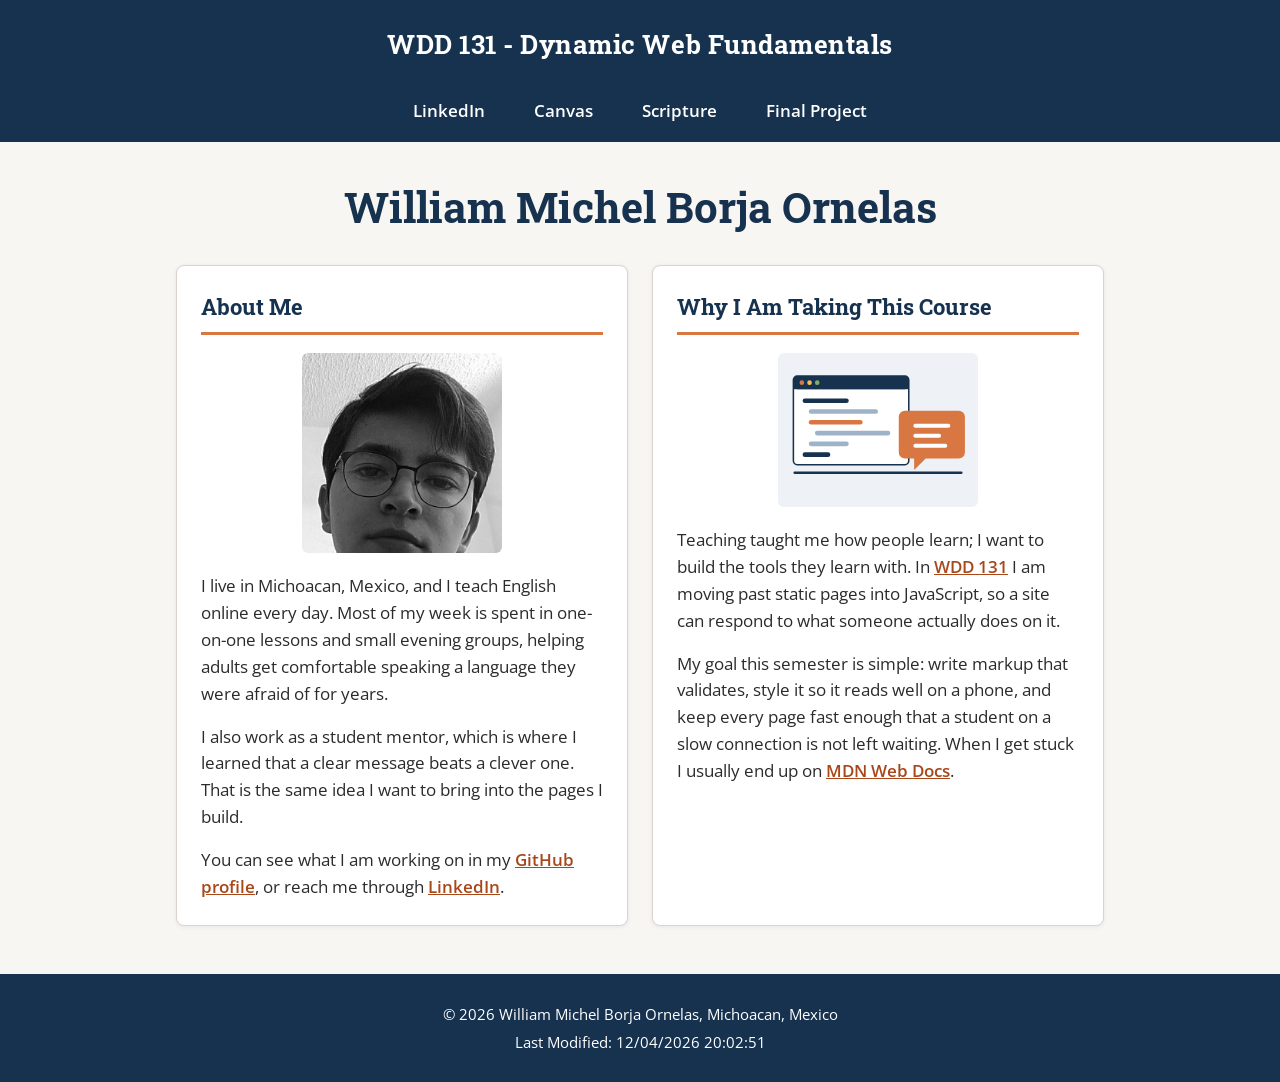
<file: index.html>
<!DOCTYPE html>
<html lang="en">

<head>
  <meta charset="utf-8">
  <meta name="viewport" content="width=device-width, initial-scale=1">
  <title>WDD 131 - Dynamic Web Fundamentals - William Michel Borja Ornelas</title>
  <meta name="description"
    content="WDD 131 - Dynamic Web Fundamentals home page for William Michel Borja Ornelas. HTML, CSS, JavaScript, responsive layout and accessibility coursework.">
  <meta name="author" content="William Michel Borja Ornelas">
  <link rel="preconnect" href="https://fonts.googleapis.com">
  <link rel="preconnect" href="https://fonts.gstatic.com" crossorigin>
  <link
    href="https://fonts.googleapis.com/css2?family=Open+Sans:wght@400;600&family=Roboto+Slab:wght@500;700&display=swap"
    rel="stylesheet">
  <link rel="stylesheet" href="styles/base.css">
  <script src="scripts/getdates.js" defer></script>
</head>

<body>

  <header>
    <span id="course-title">WDD 131 - Dynamic Web Fundamentals</span>
    <nav>
      <ul>
        <li><a href="https://www.linkedin.com/in/william-michel-borja-ornelas-ba85362a0">LinkedIn</a></li>
        <li><a href="https://byupw.instructure.com/">Canvas</a></li>
        <li><a href="https://www.churchofjesuschrist.org/study/scriptures/bofm/1-ne/3?lang=eng&amp;id=p7#p7">Scripture</a>
        </li>
        <li><a href="#">Final Project</a></li>
      </ul>
    </nav>
  </header>

  <main>
    <h1>William Michel Borja Ornelas</h1>

    <section class="card">
      <h2>About Me</h2>
      <img src="images/profile.jpg" alt="Portrait of William Michel Borja Ornelas" width="520" height="520"
        loading="lazy">
      <p>
        I live in Michoacan, Mexico, and I teach English online every day. Most of my week is spent in one-on-one
        lessons and small evening groups, helping adults get comfortable speaking a language they were afraid of for
        years.
      </p>
      <p>
        I also work as a student mentor, which is where I learned that a clear message beats a clever one. That is the
        same idea I want to bring into the pages I build.
      </p>
      <p>
        You can see what I am working on in my
        <a href="https://github.com/User45pro">GitHub profile</a>, or reach me through
        <a href="https://www.linkedin.com/in/william-michel-borja-ornelas-ba85362a0">LinkedIn</a>.
      </p>
    </section>

    <section class="card">
      <h2>Why I Am Taking This Course</h2>
      <img src="images/workspace.svg" alt="Illustration of a browser window with code next to a chat bubble"
        width="520" height="400" loading="lazy">
      <p>
        Teaching taught me how people learn; I want to build the tools they learn with. In
        <a href="https://byui-cse.github.io/wdd131-ww-course/">WDD 131</a> I am moving past static pages into
        JavaScript, so a site can respond to what someone actually does on it.
      </p>
      <p>
        My goal this semester is simple: write markup that validates, style it so it reads well on a phone, and keep
        every page fast enough that a student on a slow connection is not left waiting. When I get stuck I usually end
        up on <a href="https://developer.mozilla.org/en-US/docs/Web">MDN Web Docs</a>.
      </p>
    </section>
  </main>

  <footer>
    <p>&copy; <span id="currentyear"></span> William Michel Borja Ornelas, Michoacan, Mexico</p>
    <p id="lastModified"></p>
  </footer>

</body>

</html>
</file>
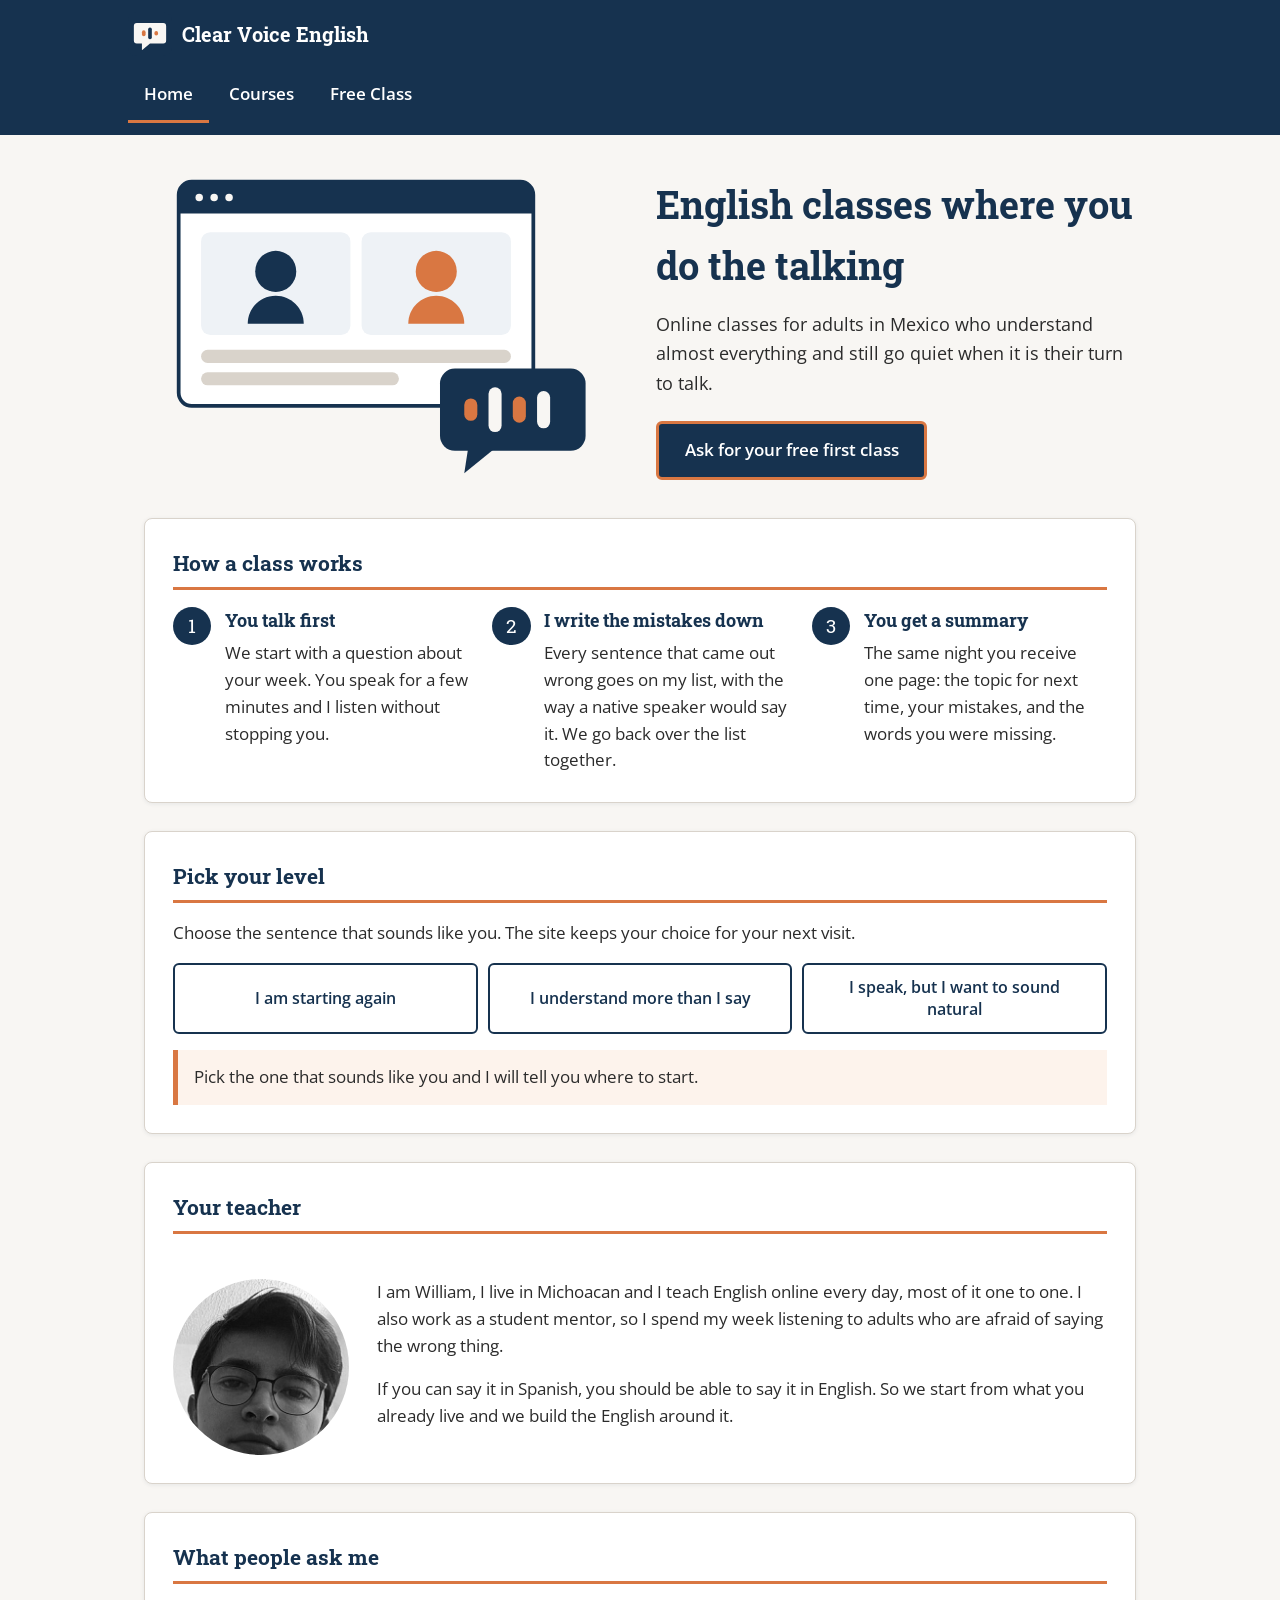
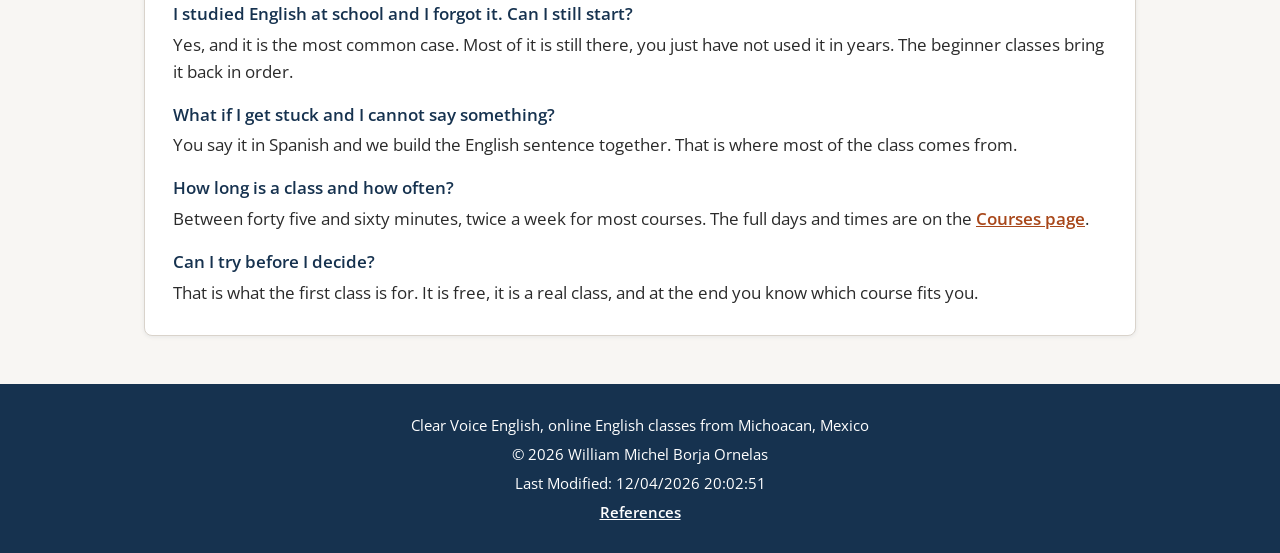
<file: project/index.html>
<!DOCTYPE html>
<html lang="en">

<head>
  <meta charset="utf-8">
  <meta name="viewport" content="width=device-width, initial-scale=1">
  <title>Clear Voice English | Online English Classes for Adults in Mexico</title>
  <meta name="description"
    content="Online English classes for adults in Mexico who understand English but freeze when they have to speak. See how a class works, pick your level and ask for a free first class.">
  <meta name="author" content="William Michel Borja Ornelas">
  <link rel="preconnect" href="https://fonts.googleapis.com">
  <link rel="preconnect" href="https://fonts.gstatic.com" crossorigin>
  <link
    href="https://fonts.googleapis.com/css2?family=Open+Sans:wght@400;600&family=Roboto+Slab:wght@500;700&display=swap"
    rel="stylesheet">
  <link rel="stylesheet" href="styles/project.css">
  <link rel="stylesheet" href="styles/home.css">
  <script src="scripts/course-data.js" defer></script>
  <script src="scripts/site.js" defer></script>
  <script src="scripts/home.js" defer></script>
</head>

<body>

  <header class="site-header">
    <div class="header-bar">
      <a class="brand" href="index.html">
        <img src="images/logo.svg" alt="Clear Voice English logo" width="44" height="44">
        <span>Clear Voice English</span>
      </a>
      <button class="menu-button" id="menuButton" type="button" aria-label="Open the menu" aria-expanded="false"
        aria-controls="siteNav">&#9776;</button>
    </div>
    <nav class="site-nav" id="siteNav" aria-label="Main menu">
      <ul>
        <li><a class="current" href="index.html">Home</a></li>
        <li><a href="courses.html">Courses</a></li>
        <li><a href="free-class.html">Free Class</a></li>
      </ul>
    </nav>
  </header>

  <main>

    <section class="hero">
      <img src="images/hero-online-class.svg"
        alt="Two people in a video call" width="480" height="350">
      <div>
        <h1>English classes where you do the talking</h1>
        <p class="lead">
          Online classes for adults in Mexico who understand almost everything and still go quiet when it is their turn
          to talk.
        </p>
        <a class="button" href="free-class.html">Ask for your free first class</a>
      </div>
    </section>

    <section class="card">
      <h2>How a class works</h2>
      <ol class="steps">
        <li>
          <h3>You talk first</h3>
          <p>
            We start with a question about your week. You speak for a few minutes and I listen without
            stopping you.
          </p>
        </li>
        <li>
          <h3>I write the mistakes down</h3>
          <p>
            Every sentence that came out wrong goes on my list, with the way a native speaker would say it. We go back
            over the list together.
          </p>
        </li>
        <li>
          <h3>You get a summary</h3>
          <p>
            The same night you receive one page: the topic for next time, your mistakes, and the words you were missing.
          </p>
        </li>
      </ol>
    </section>

    <section class="card">
      <h2>Pick your level</h2>
      <p>Choose the sentence that sounds like you. The site keeps your choice for your next visit.</p>
      <div class="picker-buttons">
        <button class="level-button" type="button" data-level="beginner" aria-pressed="false">
          I am starting again
        </button>
        <button class="level-button" type="button" data-level="intermediate" aria-pressed="false">
          I understand more than I say
        </button>
        <button class="level-button" type="button" data-level="advanced" aria-pressed="false">
          I speak, but I want to sound natural
        </button>
      </div>
      <p class="picker-result" id="levelAdvice" aria-live="polite"></p>
    </section>

    <section class="card teacher">
      <h2>Your teacher</h2>
      <img src="images/william-borja.jpg" alt="Portrait of William Michel Borja Ornelas" width="360" height="360"
        loading="lazy">
      <div>
        <p>
          I am William, I live in Michoacan and I teach English online every day, most of it one to one. I also work as
          a student mentor, so I spend my week listening to adults who are afraid of saying the wrong thing.
        </p>
        <p>
          If you can say it in Spanish, you should be able to say it in English. So we start from what
          you already live and we build the English around it.
        </p>
      </div>
    </section>

    <section class="card">
      <h2>What people ask me</h2>
      <dl class="questions">
        <dt>I studied English at school and I forgot it. Can I still start?</dt>
        <dd>
          Yes, and it is the most common case. Most of it is still there, you just have not used it in years. The beginner classes bring it
          back in order.
        </dd>
        <dt>What if I get stuck and I cannot say something?</dt>
        <dd>
          You say it in Spanish and we build the English sentence together. That is where most of the class comes
          from.
        </dd>
        <dt>How long is a class and how often?</dt>
        <dd>
          Between forty five and sixty minutes, twice a week for most courses. The full days and times are on the
          <a href="courses.html">Courses page</a>.
        </dd>
        <dt>Can I try before I decide?</dt>
        <dd>
          That is what the first class is for. It is free, it is a real class, and at the end you know which course
          fits you.
        </dd>
      </dl>
    </section>

  </main>

  <footer class="site-footer">
    <p>Clear Voice English, online English classes from Michoacan, Mexico</p>
    <p>&copy; <span id="currentyear"></span> William Michel Borja Ornelas</p>
    <p id="lastModified"></p>
    <p><a href="references.html">References</a></p>
  </footer>

</body>

</html>
</file>
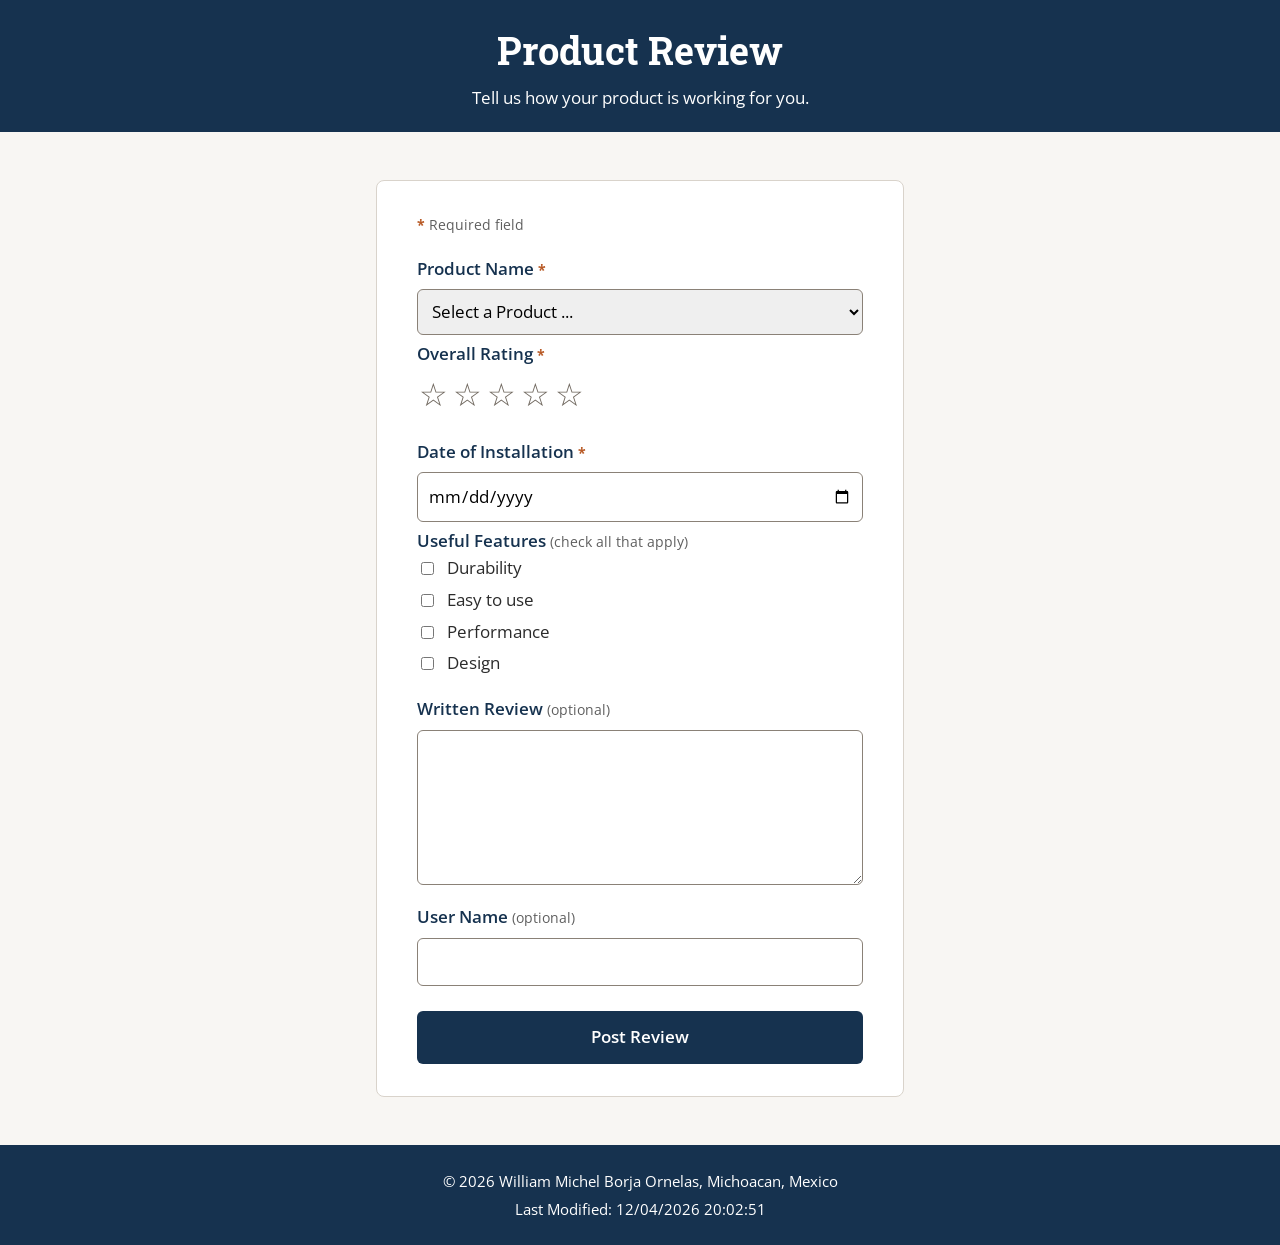
<file: form.html>
<!DOCTYPE html>
<html lang="en">

<head>
  <meta charset="utf-8">
  <meta name="viewport" content="width=device-width, initial-scale=1">
  <title>Product Review Form - WDD 131 - William Michel Borja Ornelas</title>
  <meta name="description" content="WDD 131 W05 product review form with a dynamic product list, star rating, installation date and useful features.">
  <meta name="author" content="William Michel Borja Ornelas">
  <link rel="preconnect" href="https://fonts.googleapis.com">
  <link rel="preconnect" href="https://fonts.gstatic.com" crossorigin>
  <link href="https://fonts.googleapis.com/css2?family=Open+Sans:wght@400;600&family=Roboto+Slab:wght@500;700&display=swap" rel="stylesheet">
  <link rel="stylesheet" href="styles/form.css">
  <script src="scripts/form.js" defer></script>
</head>

<body>
  <header>
    <h1>Product Review</h1>
    <p>Tell us how your product is working for you.</p>
  </header>

  <main>
    <form action="review.html" method="get" class="review-form">

      <p class="form-note"><span class="required" aria-hidden="true">*</span> Required field</p>

      <label for="product">Product Name <span class="required" aria-hidden="true">*</span></label>
      <select id="product" name="product" required>
        <option value="" disabled selected>Select a Product ...</option>
      </select>

      <fieldset class="rating">
        <legend>Overall Rating <span class="required" aria-hidden="true">*</span></legend>
        <div class="stars">
          <input type="radio" id="rating5" name="rating" value="5" required>
        <label for="rating5" title="5 stars">&star;</label>
        <input type="radio" id="rating4" name="rating" value="4" required>
        <label for="rating4" title="4 stars">&star;</label>
        <input type="radio" id="rating3" name="rating" value="3" required>
        <label for="rating3" title="3 stars">&star;</label>
        <input type="radio" id="rating2" name="rating" value="2" required>
        <label for="rating2" title="2 stars">&star;</label>
        <input type="radio" id="rating1" name="rating" value="1" required>
        <label for="rating1" title="1 star">&star;</label>
        </div>
      </fieldset>

      <label for="installDate">Date of Installation <span class="required" aria-hidden="true">*</span></label>
      <input type="date" id="installDate" name="installDate" required>

      <fieldset class="features">
        <legend>Useful Features <span>(check all that apply)</span></legend>
        <input type="checkbox" id="durability" name="features" value="durability">
        <label for="durability">Durability</label>
        <input type="checkbox" id="easyToUse" name="features" value="easy to use">
        <label for="easyToUse">Easy to use</label>
        <input type="checkbox" id="performance" name="features" value="performance">
        <label for="performance">Performance</label>
        <input type="checkbox" id="design" name="features" value="design">
        <label for="design">Design</label>
      </fieldset>

      <label for="writtenReview">Written Review <span>(optional)</span></label>
      <textarea id="writtenReview" name="writtenReview" rows="5"></textarea>

      <label for="userName">User Name <span>(optional)</span></label>
      <input type="text" id="userName" name="userName" autocomplete="name">

      <input type="submit" value="Post Review">
    </form>
  </main>

  <footer>
    <p>&copy; <span id="currentyear"></span> William Michel Borja Ornelas, Michoacan, Mexico</p>
    <p id="lastModified"></p>
  </footer>
</body>

</html>
</file>
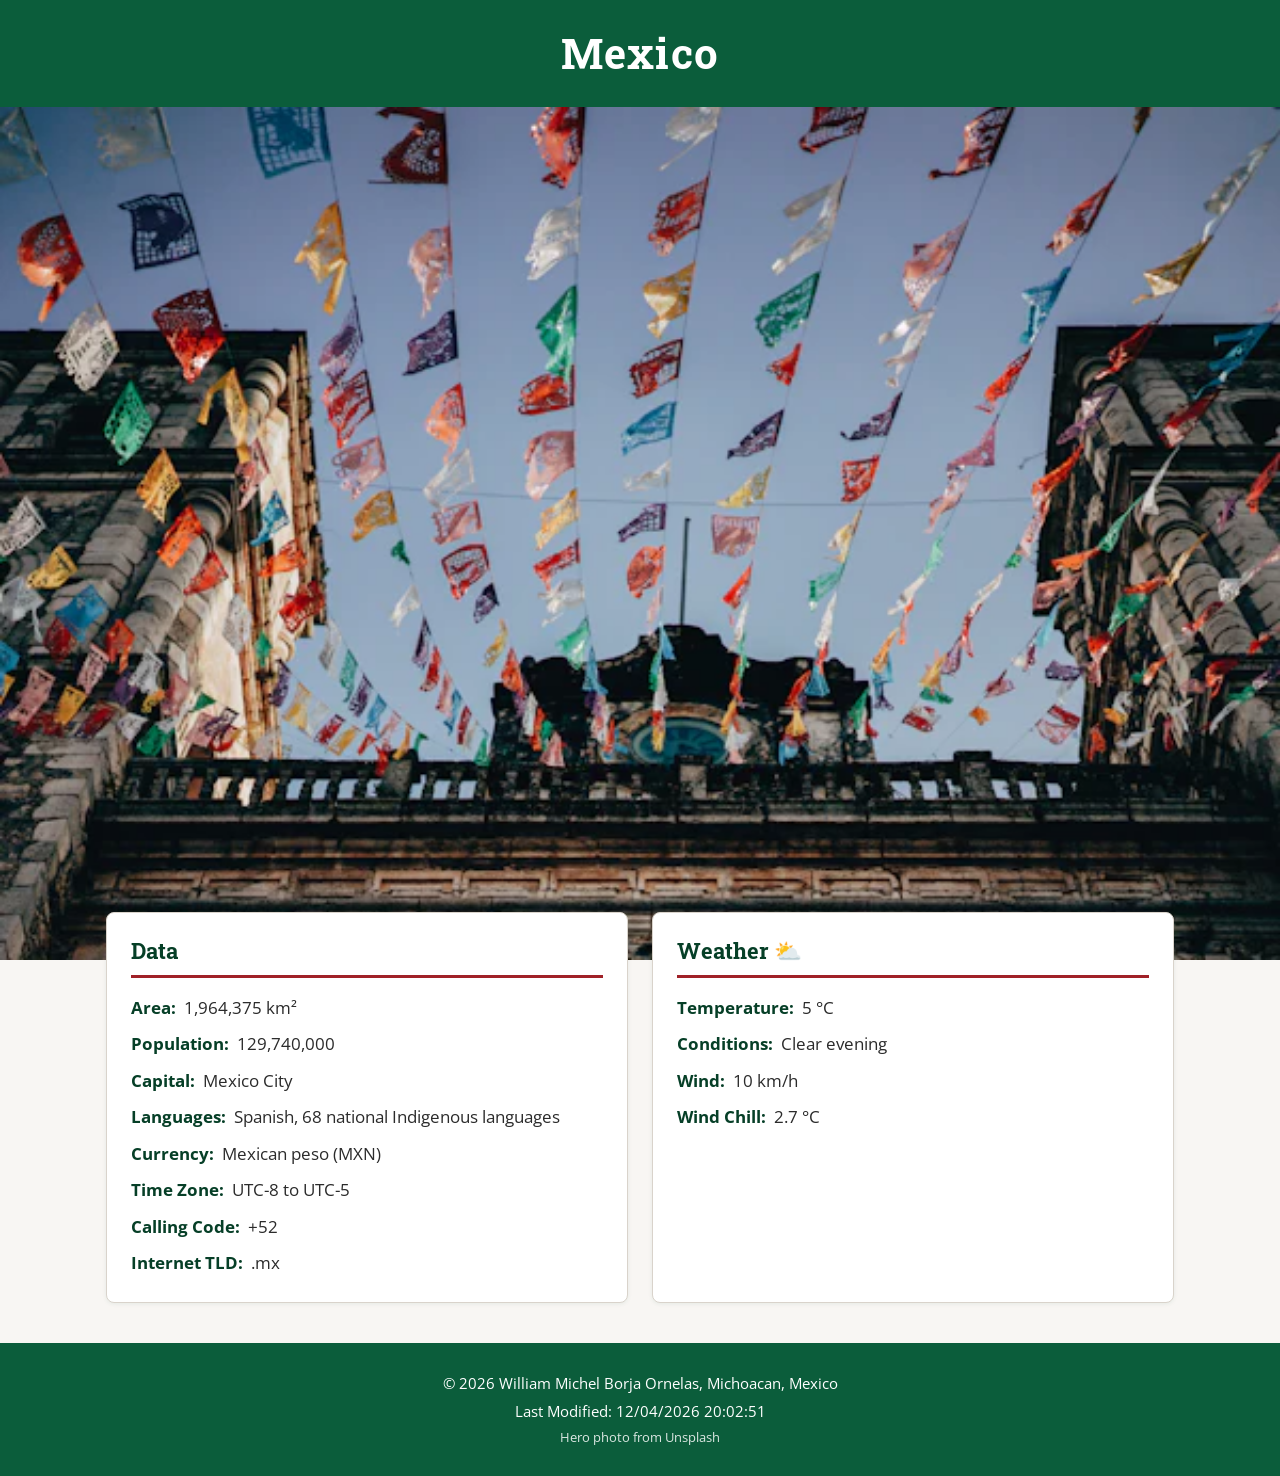
<file: place.html>
<!DOCTYPE html>
<html lang="en">

<head>
  <meta charset="utf-8">
  <meta name="viewport" content="width=device-width, initial-scale=1">
  <title>Mexico - WDD 131 - William Michel Borja Ornelas</title>
  <meta name="description"
    content="WDD 131 W03 Country Page by William Michel Borja Ornelas: facts and weather for Mexico with a wind chill calculation.">
  <meta name="author" content="William Michel Borja Ornelas">
  <link rel="preconnect" href="https://fonts.googleapis.com">
  <link rel="preconnect" href="https://fonts.gstatic.com" crossorigin>
  <link
    href="https://fonts.googleapis.com/css2?family=Open+Sans:wght@400;600&family=Roboto+Slab:wght@500;700&display=swap"
    rel="stylesheet">
  <link rel="stylesheet" href="styles/place.css">
  <script src="scripts/place.js" defer></script>
</head>

<body>

  <header>
    <h1>Mexico</h1>
  </header>

  <picture class="hero">
    <source srcset="images/mexico-hero-large.webp" media="(min-width: 640px)">
    <img src="images/mexico-hero-small.webp" alt="Papel picado banners strung over a colonial church in Mexico"
      width="600" height="400">
  </picture>

  <main>
    <section class="data">
      <h2>Data</h2>
      <dl>
        <div><dt>Area:</dt><dd>1,964,375 km&sup2;</dd></div>
        <div><dt>Population:</dt><dd>129,740,000</dd></div>
        <div><dt>Capital:</dt><dd>Mexico City</dd></div>
        <div><dt>Languages:</dt><dd>Spanish, 68 national Indigenous languages</dd></div>
        <div><dt>Currency:</dt><dd>Mexican peso (MXN)</dd></div>
        <div><dt>Time Zone:</dt><dd>UTC-8 to UTC-5</dd></div>
        <div><dt>Calling Code:</dt><dd>+52</dd></div>
        <div><dt>Internet TLD:</dt><dd>.mx</dd></div>
      </dl>
    </section>

    <section class="weather">
      <h2>Weather</h2>
      <img class="weather-icon" src="images/weather-sun.svg" alt="Partly sunny weather icon" width="64" height="64">
      <dl>
        <div><dt>Temperature:</dt><dd><span id="temperature">5</span> &deg;C</dd></div>
        <div><dt>Conditions:</dt><dd>Clear evening</dd></div>
        <div><dt>Wind:</dt><dd><span id="windspeed">10</span> km/h</dd></div>
        <div><dt>Wind Chill:</dt><dd><span id="windchill"></span></dd></div>
      </dl>
    </section>
  </main>

  <footer>
    <p>&copy; <span id="currentyear"></span> William Michel Borja Ornelas, Michoacan, Mexico</p>
    <p id="lastModified"></p>
    <p class="attribution">Hero photo from Unsplash</p>
  </footer>

</body>

</html>
</file>
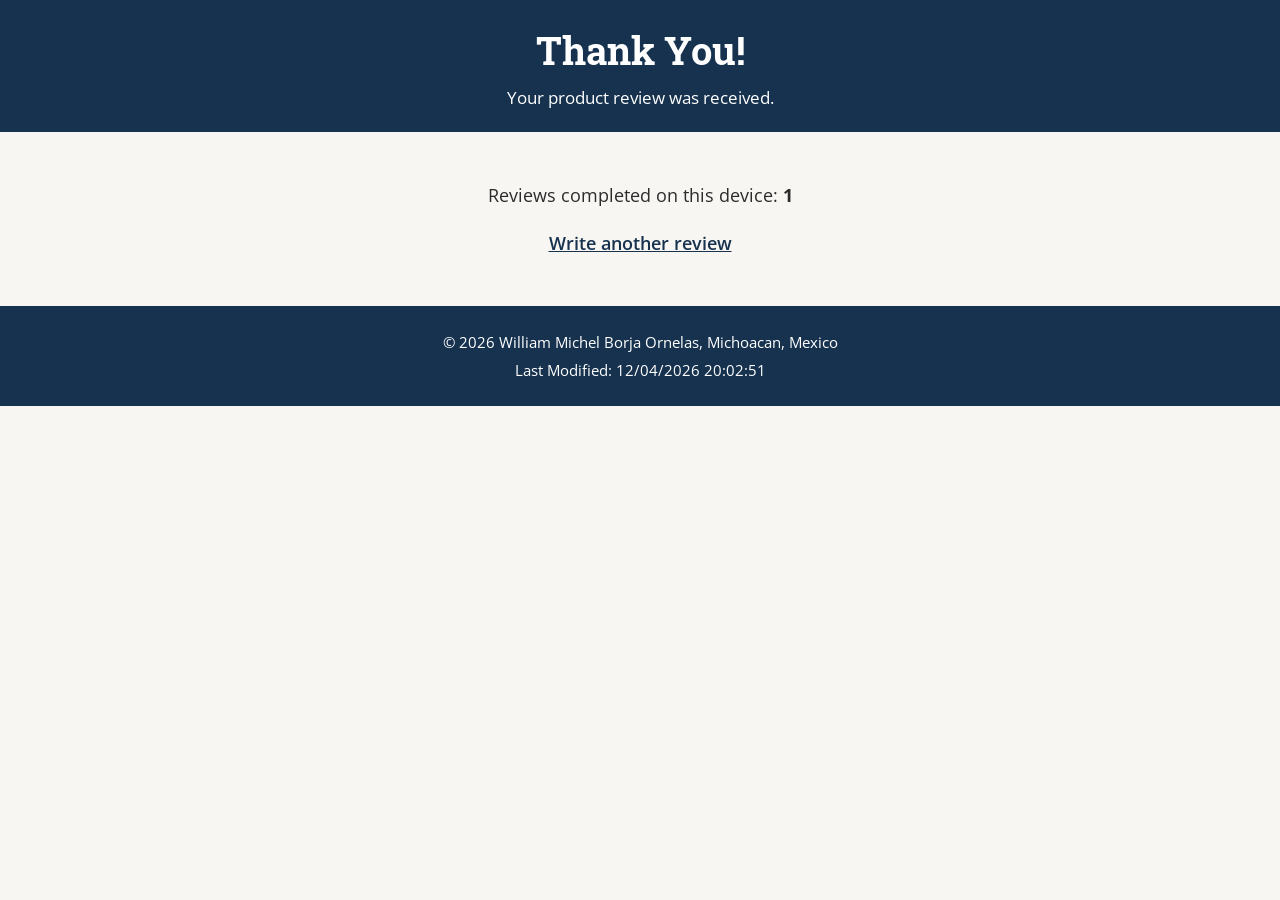
<file: review.html>
<!DOCTYPE html>
<html lang="en">

<head>
  <meta charset="utf-8">
  <meta name="viewport" content="width=device-width, initial-scale=1">
  <title>Review Received - WDD 131 - William Michel Borja Ornelas</title>
  <meta name="description" content="WDD 131 W05 confirmation page that thanks the user and counts completed reviews with localStorage.">
  <meta name="author" content="William Michel Borja Ornelas">
  <link rel="preconnect" href="https://fonts.googleapis.com">
  <link rel="preconnect" href="https://fonts.gstatic.com" crossorigin>
  <link href="https://fonts.googleapis.com/css2?family=Open+Sans:wght@400;600&family=Roboto+Slab:wght@500;700&display=swap" rel="stylesheet">
  <link rel="stylesheet" href="styles/form.css">
  <script src="scripts/review.js" defer></script>
</head>

<body>
  <header>
    <h1>Thank You!</h1>
    <p>Your product review was received.</p>
  </header>

  <main class="confirmation">
    <p>Reviews completed on this device: <strong id="reviewCount">0</strong></p>
    <p><a href="form.html">Write another review</a></p>
  </main>

  <footer>
    <p>&copy; <span id="currentyear"></span> William Michel Borja Ornelas, Michoacan, Mexico</p>
    <p id="lastModified"></p>
  </footer>
</body>

</html>
</file>
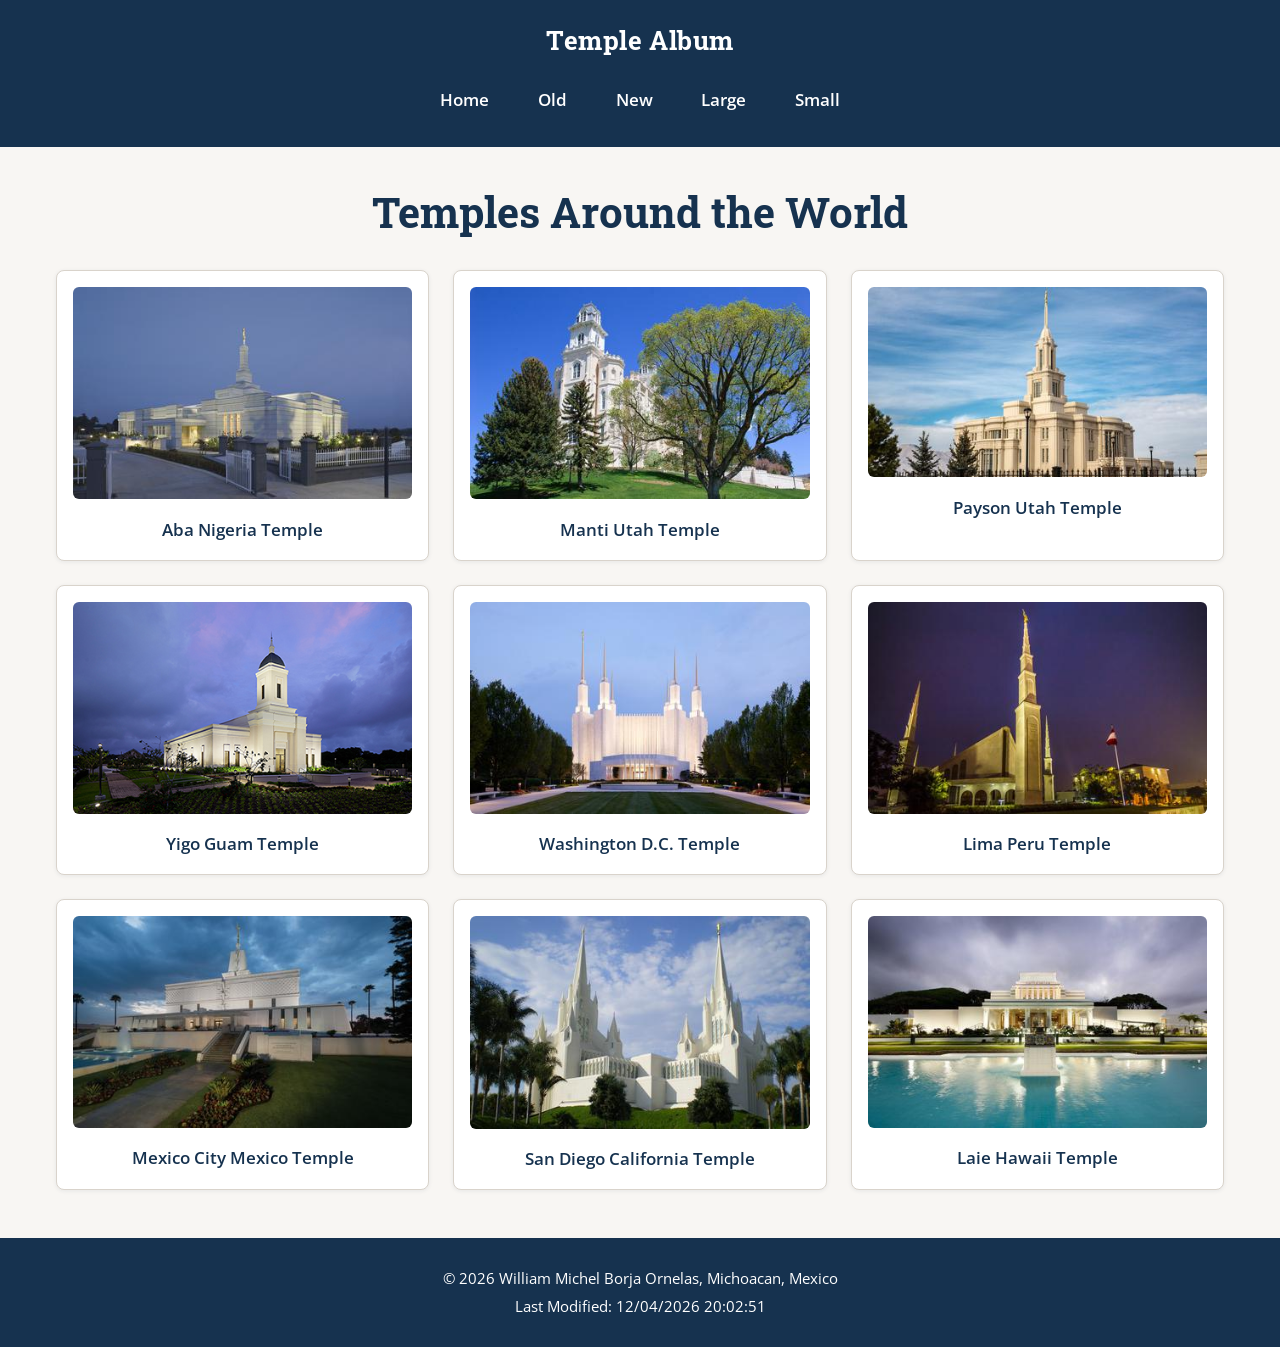
<file: temples.html>
<!DOCTYPE html>
<html lang="en">

<head>
  <meta charset="utf-8">
  <meta name="viewport" content="width=device-width, initial-scale=1">
  <title>Temple Album - WDD 131 - William Michel Borja Ornelas</title>
  <meta name="description"
    content="WDD 131 W02 Picture Album by William Michel Borja Ornelas: a responsive photo album of temples with a mobile hamburger menu.">
  <meta name="author" content="William Michel Borja Ornelas">
  <link rel="preconnect" href="https://fonts.googleapis.com">
  <link rel="preconnect" href="https://fonts.gstatic.com" crossorigin>
  <link
    href="https://fonts.googleapis.com/css2?family=Open+Sans:wght@400;600&family=Roboto+Slab:wght@500;700&display=swap"
    rel="stylesheet">
  <link rel="stylesheet" href="styles/temples.css">
  <link rel="stylesheet" href="styles/temples-large.css">
  <script src="scripts/temples.js" defer></script>
</head>

<body>

  <header>
    <span id="album-title">Temple Album</span>
    <button id="menu-button" type="button" aria-label="Open the navigation menu" aria-expanded="false"></button>
    <nav id="site-nav">
      <ul>
        <li><a href="#">Home</a></li>
        <li><a href="#">Old</a></li>
        <li><a href="#">New</a></li>
        <li><a href="#">Large</a></li>
        <li><a href="#">Small</a></li>
      </ul>
    </nav>
  </header>

  <main>
    <h1>Temples Around the World</h1>

    <div class="album">
      <figure>
        <img src="images/temples/aba-nigeria.jpg" alt="Aba Nigeria Temple, white spire above tropical trees" width="400" height="250" loading="lazy">
        <figcaption>Aba Nigeria Temple</figcaption>
      </figure>
      <figure>
        <img src="images/temples/manti-utah.jpg" alt="Manti Utah Temple, cream limestone towers on a hill" width="400" height="250" loading="lazy">
        <figcaption>Manti Utah Temple</figcaption>
      </figure>
      <figure>
        <img src="images/temples/payson-utah.jpg" alt="Payson Utah Temple lit at dusk" width="400" height="225" loading="lazy">
        <figcaption>Payson Utah Temple</figcaption>
      </figure>
      <figure>
        <img src="images/temples/yigo-guam.jpg" alt="Yigo Guam Temple with palm trees in front" width="400" height="250" loading="lazy">
        <figcaption>Yigo Guam Temple</figcaption>
      </figure>
      <figure>
        <img src="images/temples/washington-dc.jpg" alt="Washington D.C. Temple, white marble with golden spires" width="400" height="250" loading="lazy">
        <figcaption>Washington D.C. Temple</figcaption>
      </figure>
      <figure>
        <img src="images/temples/lima-peru.jpg" alt="Lima Peru Temple glowing in the evening" width="400" height="250" loading="lazy">
        <figcaption>Lima Peru Temple</figcaption>
      </figure>
      <figure>
        <img src="images/temples/mexico-city-mexico.jpg" alt="Mexico City Mexico Temple with Mayan-inspired architecture" width="400" height="250" loading="lazy">
        <figcaption>Mexico City Mexico Temple</figcaption>
      </figure>
      <figure>
        <img src="images/temples/san-diego-california.jpg" alt="San Diego California Temple, twin white spires" width="400" height="250" loading="lazy">
        <figcaption>San Diego California Temple</figcaption>
      </figure>
      <figure>
        <img src="images/temples/laie-hawaii.jpg" alt="Laie Hawaii Temple with reflecting pool and gardens" width="400" height="250" loading="lazy">
        <figcaption>Laie Hawaii Temple</figcaption>
      </figure>
    </div>
  </main>

  <footer>
    <p>&copy; <span id="currentyear"></span> William Michel Borja Ornelas, Michoacan, Mexico</p>
    <p id="lastModified"></p>
  </footer>

</body>

</html>
</file>
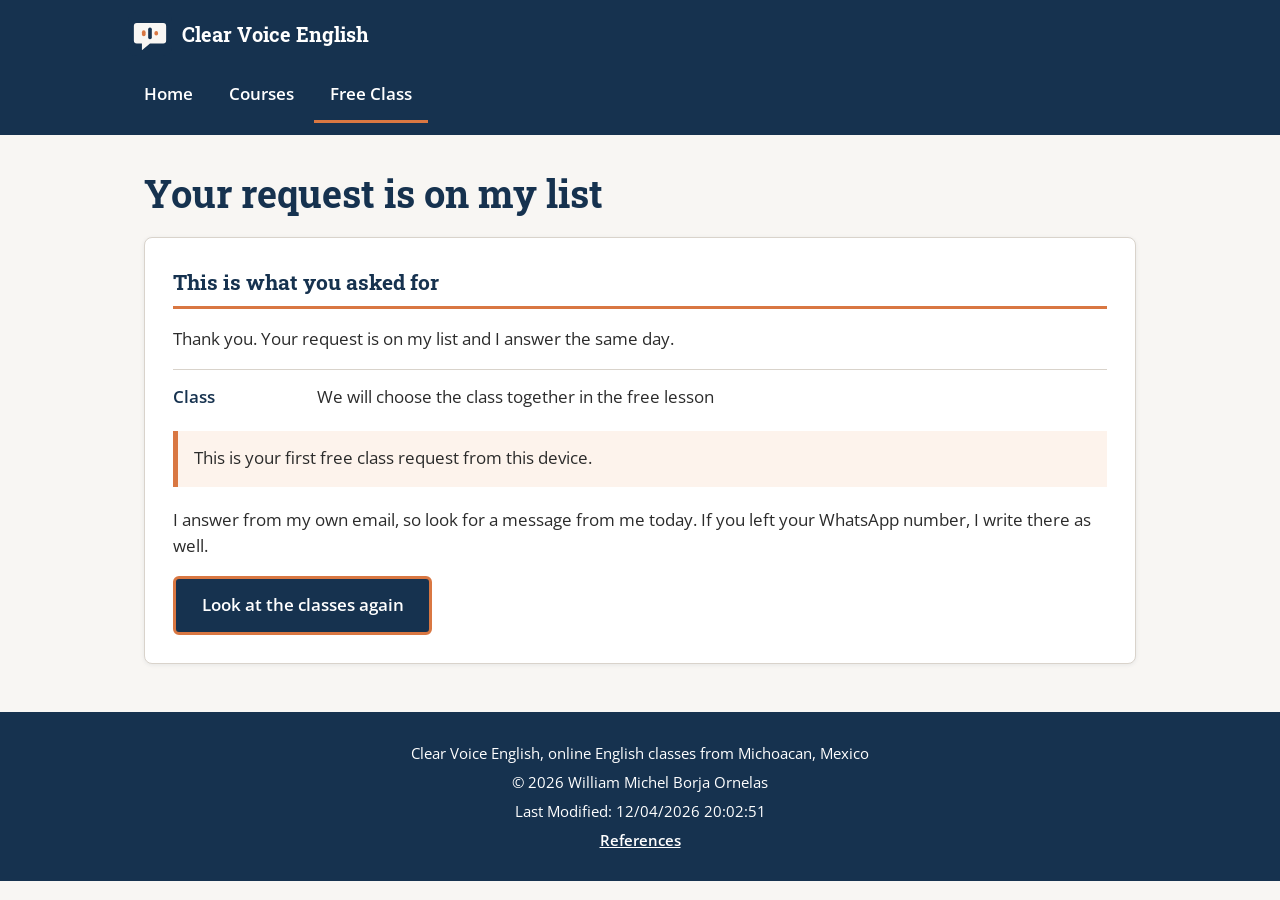
<file: project/confirmation.html>
<!DOCTYPE html>
<html lang="en">

<head>
  <meta charset="utf-8">
  <meta name="viewport" content="width=device-width, initial-scale=1">
  <title>Request Received | Clear Voice English</title>
  <meta name="description"
    content="Confirmation page for Clear Voice English. It shows the class, the days and the start date you asked for in your free first class request.">
  <meta name="author" content="William Michel Borja Ornelas">
  <link rel="preconnect" href="https://fonts.googleapis.com">
  <link rel="preconnect" href="https://fonts.gstatic.com" crossorigin>
  <link
    href="https://fonts.googleapis.com/css2?family=Open+Sans:wght@400;600&family=Roboto+Slab:wght@500;700&display=swap"
    rel="stylesheet">
  <link rel="stylesheet" href="styles/project.css">
  <link rel="stylesheet" href="styles/confirmation.css">
  <script src="scripts/course-data.js" defer></script>
  <script src="scripts/site.js" defer></script>
  <script src="scripts/confirmation.js" defer></script>
</head>

<body>

  <header class="site-header">
    <div class="header-bar">
      <a class="brand" href="index.html">
        <img src="images/logo.svg" alt="Clear Voice English logo" width="44" height="44">
        <span>Clear Voice English</span>
      </a>
      <button class="menu-button" id="menuButton" type="button" aria-label="Open the menu" aria-expanded="false"
        aria-controls="siteNav">&#9776;</button>
    </div>
    <nav class="site-nav" id="siteNav" aria-label="Main menu">
      <ul>
        <li><a href="index.html">Home</a></li>
        <li><a href="courses.html">Courses</a></li>
        <li><a class="current" href="free-class.html">Free Class</a></li>
      </ul>
    </nav>
  </header>

  <main>

    <h1>Your request is on my list</h1>

    <section class="card">
      <h2>This is what you asked for</h2>
      <p id="greeting"></p>
      <dl class="summary" id="summary"></dl>
      <p class="count-note" id="countNote"></p>
      <p>
        I answer from my own email, so look for a message from me today. If you left your WhatsApp number, I write
        there as well.
      </p>
      <p><a class="button" href="courses.html">Look at the classes again</a></p>
    </section>

  </main>

  <footer class="site-footer">
    <p>Clear Voice English, online English classes from Michoacan, Mexico</p>
    <p>&copy; <span id="currentyear"></span> William Michel Borja Ornelas</p>
    <p id="lastModified"></p>
    <p><a href="references.html">References</a></p>
  </footer>

</body>

</html>
</file>
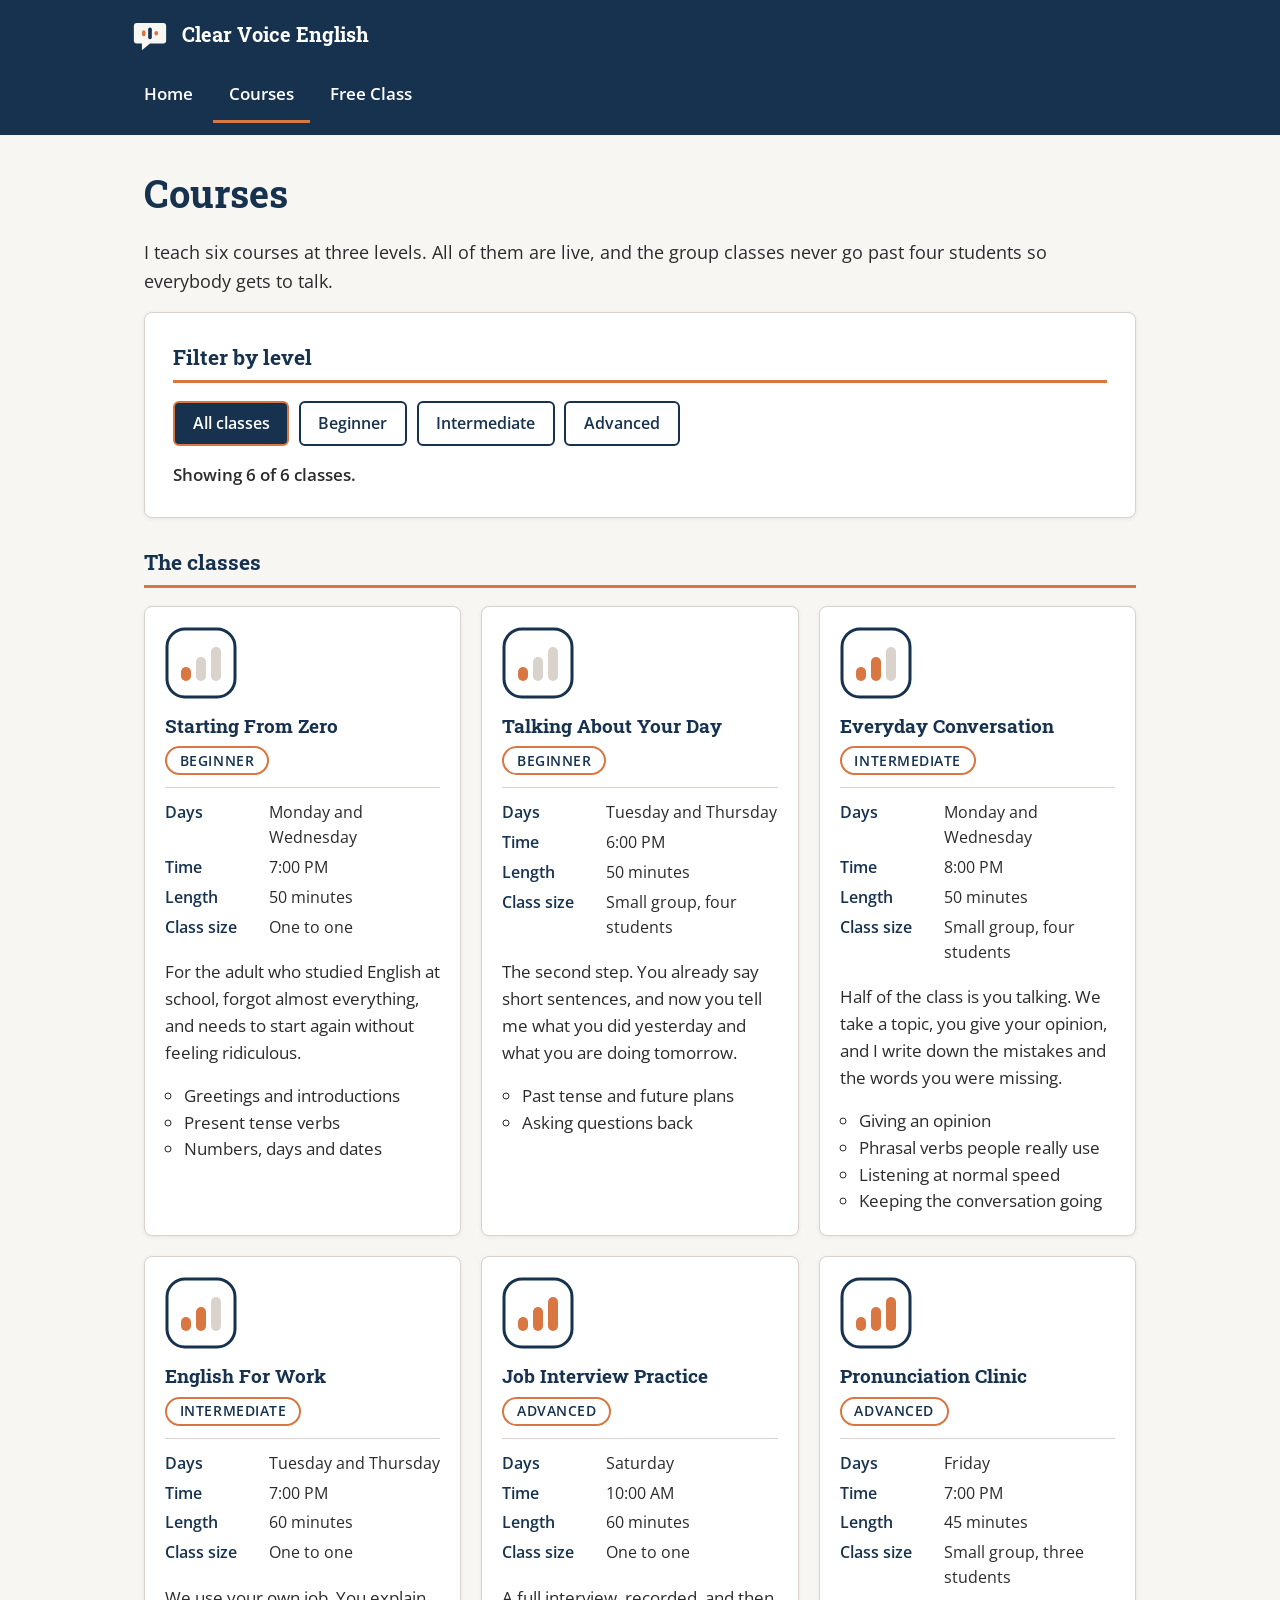
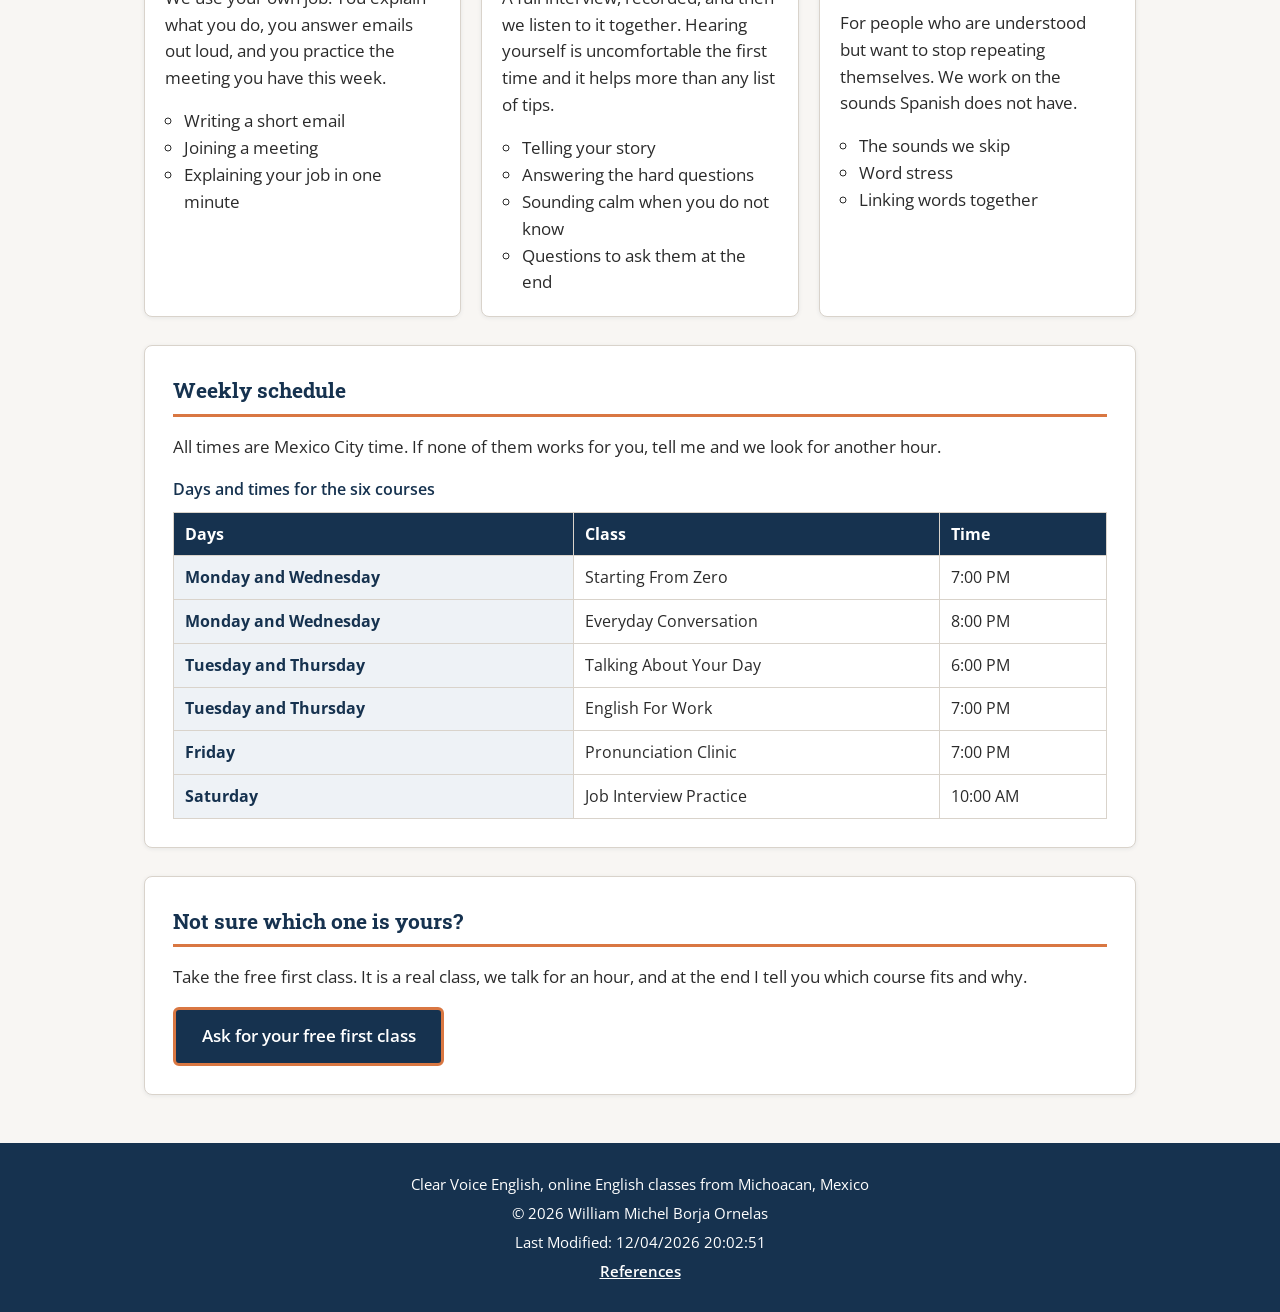
<file: project/courses.html>
<!DOCTYPE html>
<html lang="en">

<head>
  <meta charset="utf-8">
  <meta name="viewport" content="width=device-width, initial-scale=1">
  <title>Courses | Clear Voice English</title>
  <meta name="description"
    content="The six English courses I teach online, from starting again to pronunciation, with the level, the days, the time and the length of every class.">
  <meta name="author" content="William Michel Borja Ornelas">
  <link rel="preconnect" href="https://fonts.googleapis.com">
  <link rel="preconnect" href="https://fonts.gstatic.com" crossorigin>
  <link
    href="https://fonts.googleapis.com/css2?family=Open+Sans:wght@400;600&family=Roboto+Slab:wght@500;700&display=swap"
    rel="stylesheet">
  <link rel="stylesheet" href="styles/project.css">
  <link rel="stylesheet" href="styles/courses.css">
  <script src="scripts/course-data.js" defer></script>
  <script src="scripts/site.js" defer></script>
  <script src="scripts/courses.js" defer></script>
</head>

<body>

  <header class="site-header">
    <div class="header-bar">
      <a class="brand" href="index.html">
        <img src="images/logo.svg" alt="Clear Voice English logo" width="44" height="44">
        <span>Clear Voice English</span>
      </a>
      <button class="menu-button" id="menuButton" type="button" aria-label="Open the menu" aria-expanded="false"
        aria-controls="siteNav">&#9776;</button>
    </div>
    <nav class="site-nav" id="siteNav" aria-label="Main menu">
      <ul>
        <li><a href="index.html">Home</a></li>
        <li><a class="current" href="courses.html">Courses</a></li>
        <li><a href="free-class.html">Free Class</a></li>
      </ul>
    </nav>
  </header>

  <main>

    <h1>Courses</h1>
    <p class="lead">
      I teach six courses at three levels. All of them are live, and the group classes never go past four students
      so everybody gets to talk.
    </p>

    <section class="card">
      <h2>Filter by level</h2>
      <div class="filter-bar">
        <button class="filter-button" type="button" data-level="all" aria-pressed="false">All classes</button>
        <button class="filter-button" type="button" data-level="beginner" aria-pressed="false">Beginner</button>
        <button class="filter-button" type="button" data-level="intermediate"
          aria-pressed="false">Intermediate</button>
        <button class="filter-button" type="button" data-level="advanced" aria-pressed="false">Advanced</button>
      </div>
      <p class="result-count" id="resultCount" aria-live="polite"></p>
    </section>

    <section>
      <h2>The classes</h2>
      <ul class="course-list" id="courseList"></ul>
    </section>

    <section class="card">
      <h2>Weekly schedule</h2>
      <p>All times are Mexico City time. If none of them works for you, tell me and we look for another hour.</p>
      <table class="schedule">
        <caption>Days and times for the six courses</caption>
        <thead>
          <tr>
            <th scope="col">Days</th>
            <th scope="col">Class</th>
            <th scope="col">Time</th>
          </tr>
        </thead>
        <tbody>
          <tr>
            <th scope="row">Monday and Wednesday</th>
            <td>Starting From Zero</td>
            <td>7:00 PM</td>
          </tr>
          <tr>
            <th scope="row">Monday and Wednesday</th>
            <td>Everyday Conversation</td>
            <td>8:00 PM</td>
          </tr>
          <tr>
            <th scope="row">Tuesday and Thursday</th>
            <td>Talking About Your Day</td>
            <td>6:00 PM</td>
          </tr>
          <tr>
            <th scope="row">Tuesday and Thursday</th>
            <td>English For Work</td>
            <td>7:00 PM</td>
          </tr>
          <tr>
            <th scope="row">Friday</th>
            <td>Pronunciation Clinic</td>
            <td>7:00 PM</td>
          </tr>
          <tr>
            <th scope="row">Saturday</th>
            <td>Job Interview Practice</td>
            <td>10:00 AM</td>
          </tr>
        </tbody>
      </table>
    </section>

    <section class="card">
      <h2>Not sure which one is yours?</h2>
      <p>
        Take the free first class. It is a real class, we talk for an hour, and at the end I tell you which course
        fits and why.
      </p>
      <p><a class="button" href="free-class.html">Ask for your free first class</a></p>
    </section>

  </main>

  <footer class="site-footer">
    <p>Clear Voice English, online English classes from Michoacan, Mexico</p>
    <p>&copy; <span id="currentyear"></span> William Michel Borja Ornelas</p>
    <p id="lastModified"></p>
    <p><a href="references.html">References</a></p>
  </footer>

</body>

</html>
</file>
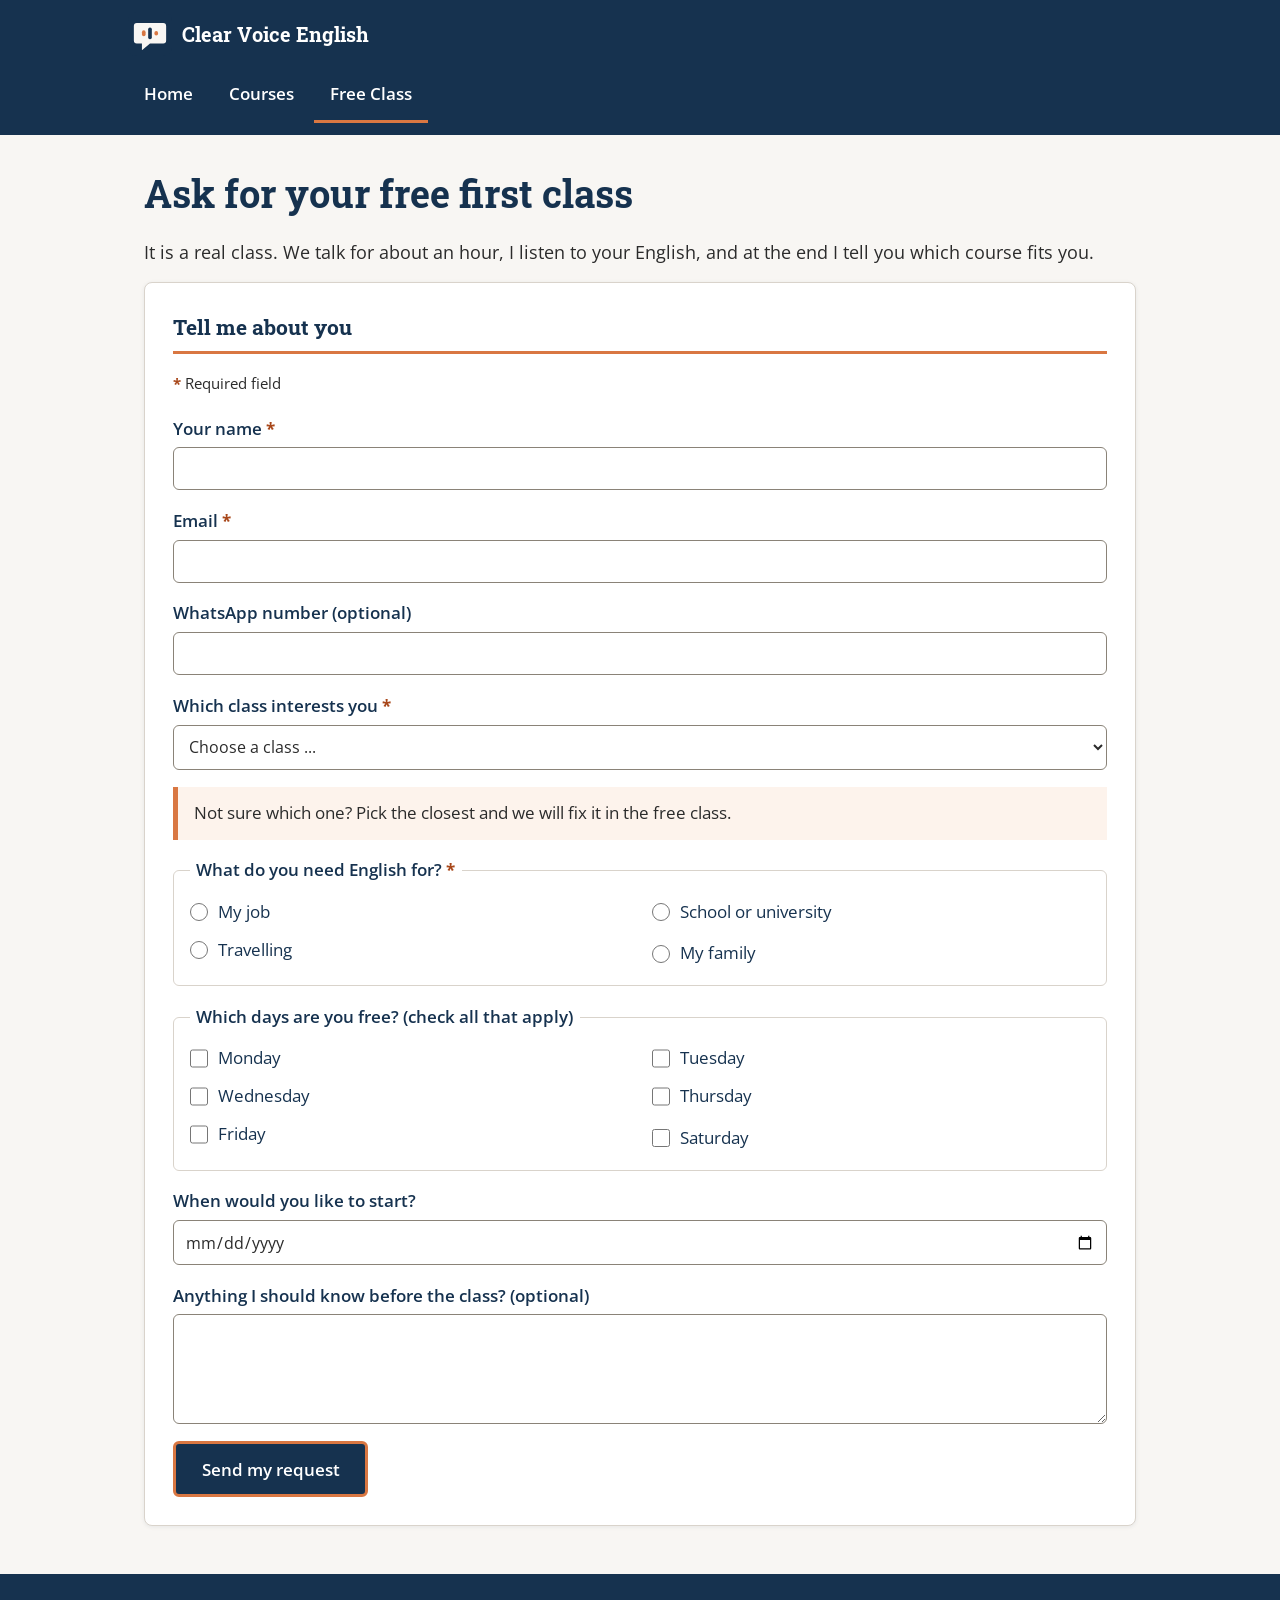
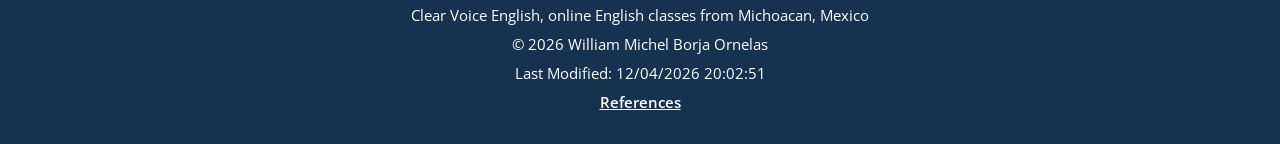
<file: project/free-class.html>
<!DOCTYPE html>
<html lang="en">

<head>
  <meta charset="utf-8">
  <meta name="viewport" content="width=device-width, initial-scale=1">
  <title>Free First Class | Clear Voice English</title>
  <meta name="description"
    content="Ask for your free first class of Clear Voice English. Tell me your level, what you need English for and the days you are free, and I answer the same day.">
  <meta name="author" content="William Michel Borja Ornelas">
  <link rel="preconnect" href="https://fonts.googleapis.com">
  <link rel="preconnect" href="https://fonts.gstatic.com" crossorigin>
  <link
    href="https://fonts.googleapis.com/css2?family=Open+Sans:wght@400;600&family=Roboto+Slab:wght@500;700&display=swap"
    rel="stylesheet">
  <link rel="stylesheet" href="styles/project.css">
  <link rel="stylesheet" href="styles/free-class.css">
  <script src="scripts/course-data.js" defer></script>
  <script src="scripts/site.js" defer></script>
  <script src="scripts/free-class.js" defer></script>
</head>

<body>

  <header class="site-header">
    <div class="header-bar">
      <a class="brand" href="index.html">
        <img src="images/logo.svg" alt="Clear Voice English logo" width="44" height="44">
        <span>Clear Voice English</span>
      </a>
      <button class="menu-button" id="menuButton" type="button" aria-label="Open the menu" aria-expanded="false"
        aria-controls="siteNav">&#9776;</button>
    </div>
    <nav class="site-nav" id="siteNav" aria-label="Main menu">
      <ul>
        <li><a href="index.html">Home</a></li>
        <li><a href="courses.html">Courses</a></li>
        <li><a class="current" href="free-class.html">Free Class</a></li>
      </ul>
    </nav>
  </header>

  <main>

    <h1>Ask for your free first class</h1>
    <p class="lead">
      It is a real class. We talk for about an hour, I listen to your English, and at the end I tell you which
      course fits you.
    </p>

    <section class="card">
      <h2>Tell me about you</h2>

      <form class="class-form" action="confirmation.html" method="get">

        <p class="form-note"><span class="required" aria-hidden="true">*</span> Required field</p>

        <label for="fullName">Your name <span class="required" aria-hidden="true">*</span></label>
        <input type="text" id="fullName" name="fullName" autocomplete="name" required>

        <label for="email">Email <span class="required" aria-hidden="true">*</span></label>
        <input type="email" id="email" name="email" autocomplete="email" required>

        <label for="phone">WhatsApp number (optional)</label>
        <input type="tel" id="phone" name="phone" autocomplete="tel">

        <label for="course">Which class interests you <span class="required" aria-hidden="true">*</span></label>
        <select id="course" name="course" required>
          <option value="" disabled selected>Choose a class ...</option>
        </select>

        <p class="form-hint" id="formHint" aria-live="polite"></p>

        <fieldset>
          <legend>What do you need English for? <span class="required" aria-hidden="true">*</span></legend>
          <div class="choices">
            <div class="choice">
              <input type="radio" id="goalWork" name="goal" value="My job" required>
              <label for="goalWork">My job</label>
            </div>
            <div class="choice">
              <input type="radio" id="goalStudy" name="goal" value="School or university" required>
              <label for="goalStudy">School or university</label>
            </div>
            <div class="choice">
              <input type="radio" id="goalTravel" name="goal" value="Travelling" required>
              <label for="goalTravel">Travelling</label>
            </div>
            <div class="choice">
              <input type="radio" id="goalFamily" name="goal" value="My family" required>
              <label for="goalFamily">My family</label>
            </div>
          </div>
        </fieldset>

        <fieldset>
          <legend>Which days are you free? (check all that apply)</legend>
          <div class="choices">
            <div class="choice">
              <input type="checkbox" id="dayMonday" name="days" value="Monday">
              <label for="dayMonday">Monday</label>
            </div>
            <div class="choice">
              <input type="checkbox" id="dayTuesday" name="days" value="Tuesday">
              <label for="dayTuesday">Tuesday</label>
            </div>
            <div class="choice">
              <input type="checkbox" id="dayWednesday" name="days" value="Wednesday">
              <label for="dayWednesday">Wednesday</label>
            </div>
            <div class="choice">
              <input type="checkbox" id="dayThursday" name="days" value="Thursday">
              <label for="dayThursday">Thursday</label>
            </div>
            <div class="choice">
              <input type="checkbox" id="dayFriday" name="days" value="Friday">
              <label for="dayFriday">Friday</label>
            </div>
            <div class="choice">
              <input type="checkbox" id="daySaturday" name="days" value="Saturday">
              <label for="daySaturday">Saturday</label>
            </div>
          </div>
        </fieldset>

        <label for="startDate">When would you like to start?</label>
        <input type="date" id="startDate" name="startDate">

        <label for="message">Anything I should know before the class? (optional)</label>
        <textarea id="message" name="message" rows="4"></textarea>

        <button class="submit-button" type="submit">Send my request</button>

      </form>
    </section>

  </main>

  <footer class="site-footer">
    <p>Clear Voice English, online English classes from Michoacan, Mexico</p>
    <p>&copy; <span id="currentyear"></span> William Michel Borja Ornelas</p>
    <p id="lastModified"></p>
    <p><a href="references.html">References</a></p>
  </footer>

</body>

</html>
</file>
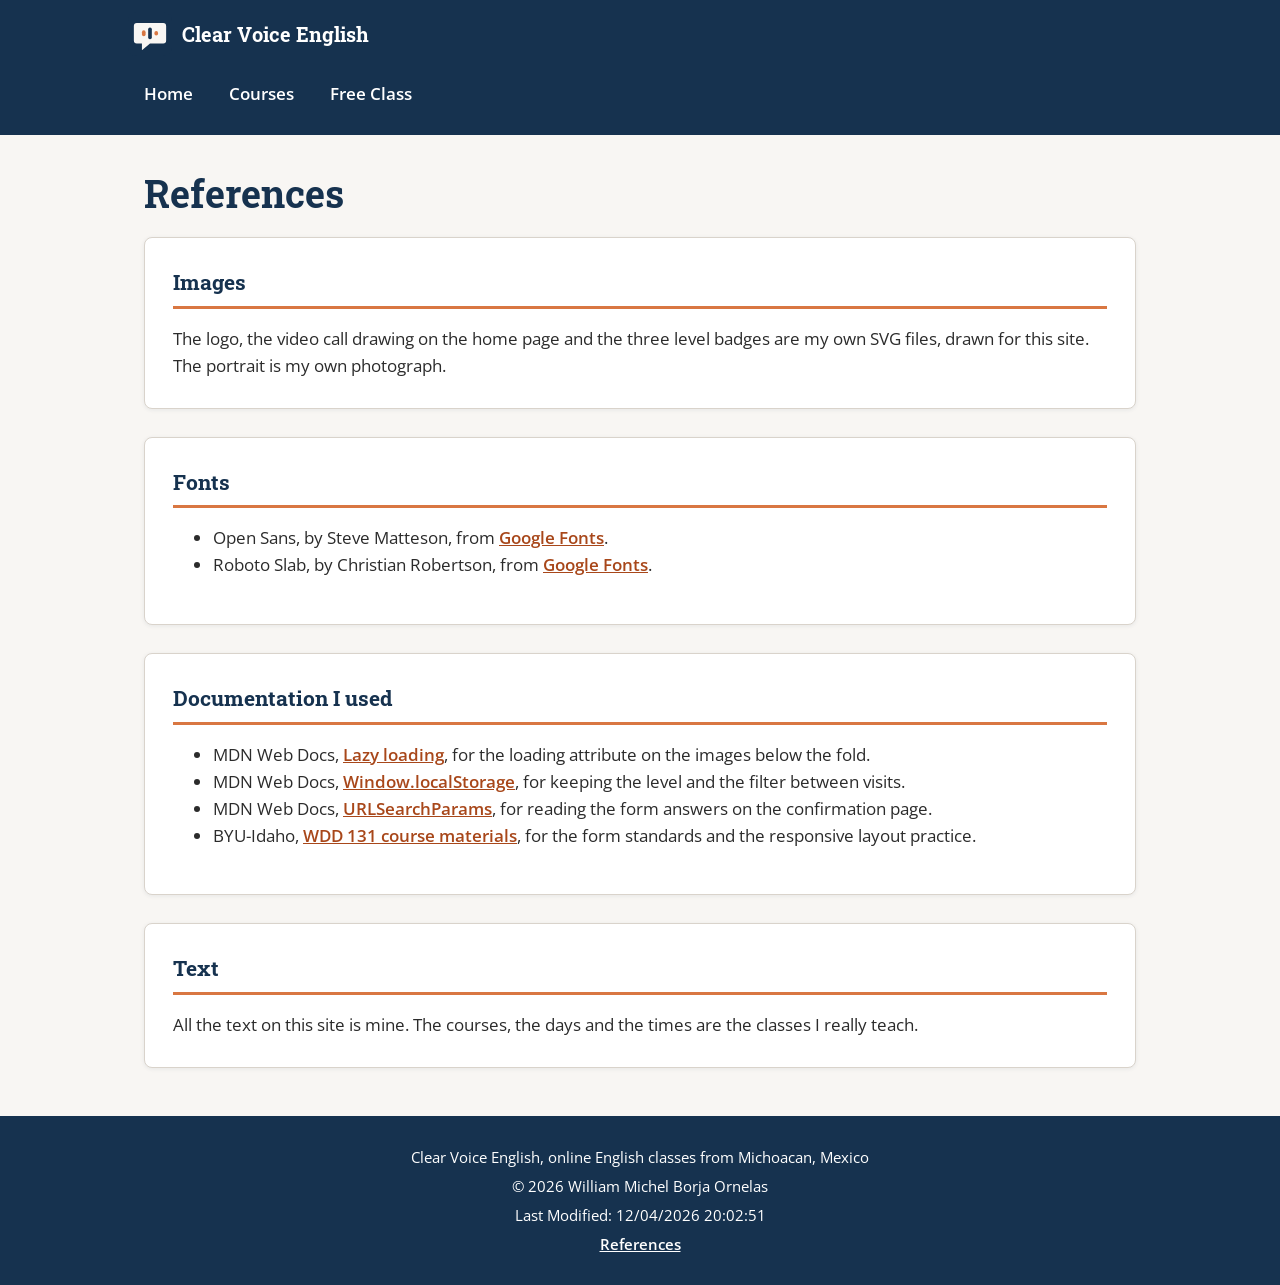
<file: project/references.html>
<!DOCTYPE html>
<html lang="en">

<head>
  <meta charset="utf-8">
  <meta name="viewport" content="width=device-width, initial-scale=1">
  <title>References | Clear Voice English</title>
  <meta name="description"
    content="Sources used to build the Clear Voice English site: the two Google Fonts, the documentation I followed for lazy loading and localStorage, and where the images come from.">
  <meta name="author" content="William Michel Borja Ornelas">
  <link rel="preconnect" href="https://fonts.googleapis.com">
  <link rel="preconnect" href="https://fonts.gstatic.com" crossorigin>
  <link
    href="https://fonts.googleapis.com/css2?family=Open+Sans:wght@400;600&family=Roboto+Slab:wght@500;700&display=swap"
    rel="stylesheet">
  <link rel="stylesheet" href="styles/project.css">
  <script src="scripts/site.js" defer></script>
</head>

<body>

  <header class="site-header">
    <div class="header-bar">
      <a class="brand" href="index.html">
        <img src="images/logo.svg" alt="Clear Voice English logo" width="44" height="44">
        <span>Clear Voice English</span>
      </a>
      <button class="menu-button" id="menuButton" type="button" aria-label="Open the menu" aria-expanded="false"
        aria-controls="siteNav">&#9776;</button>
    </div>
    <nav class="site-nav" id="siteNav" aria-label="Main menu">
      <ul>
        <li><a href="index.html">Home</a></li>
        <li><a href="courses.html">Courses</a></li>
        <li><a href="free-class.html">Free Class</a></li>
      </ul>
    </nav>
  </header>

  <main>

    <h1>References</h1>

    <section class="card">
      <h2>Images</h2>
      <p>
        The logo, the video call drawing on the home page and the three level badges are my own SVG files, drawn for
        this site. The portrait is my own photograph.
      </p>
    </section>

    <section class="card">
      <h2>Fonts</h2>
      <ul>
        <li>
          Open Sans, by Steve Matteson, from
          <a href="https://fonts.google.com/specimen/Open+Sans">Google Fonts</a>.
        </li>
        <li>
          Roboto Slab, by Christian Robertson, from
          <a href="https://fonts.google.com/specimen/Roboto+Slab">Google Fonts</a>.
        </li>
      </ul>
    </section>

    <section class="card">
      <h2>Documentation I used</h2>
      <ul>
        <li>
          MDN Web Docs,
          <a href="https://developer.mozilla.org/en-US/docs/Web/Performance/Guides/Lazy_loading">Lazy loading</a>, for
          the loading attribute on the images below the fold.
        </li>
        <li>
          MDN Web Docs,
          <a href="https://developer.mozilla.org/en-US/docs/Web/API/Window/localStorage">Window.localStorage</a>, for
          keeping the level and the filter between visits.
        </li>
        <li>
          MDN Web Docs,
          <a href="https://developer.mozilla.org/en-US/docs/Web/API/URLSearchParams">URLSearchParams</a>, for reading
          the form answers on the confirmation page.
        </li>
        <li>
          BYU-Idaho,
          <a href="https://byui-cse.github.io/wdd131-ww-course/">WDD 131 course materials</a>, for the form standards
          and the responsive layout practice.
        </li>
      </ul>
    </section>

    <section class="card">
      <h2>Text</h2>
      <p>
        All the text on this site is mine. The courses, the days and the times are the classes I really teach.
      </p>
    </section>

  </main>

  <footer class="site-footer">
    <p>Clear Voice English, online English classes from Michoacan, Mexico</p>
    <p>&copy; <span id="currentyear"></span> William Michel Borja Ornelas</p>
    <p id="lastModified"></p>
    <p><a href="references.html">References</a></p>
  </footer>

</body>

</html>
</file>
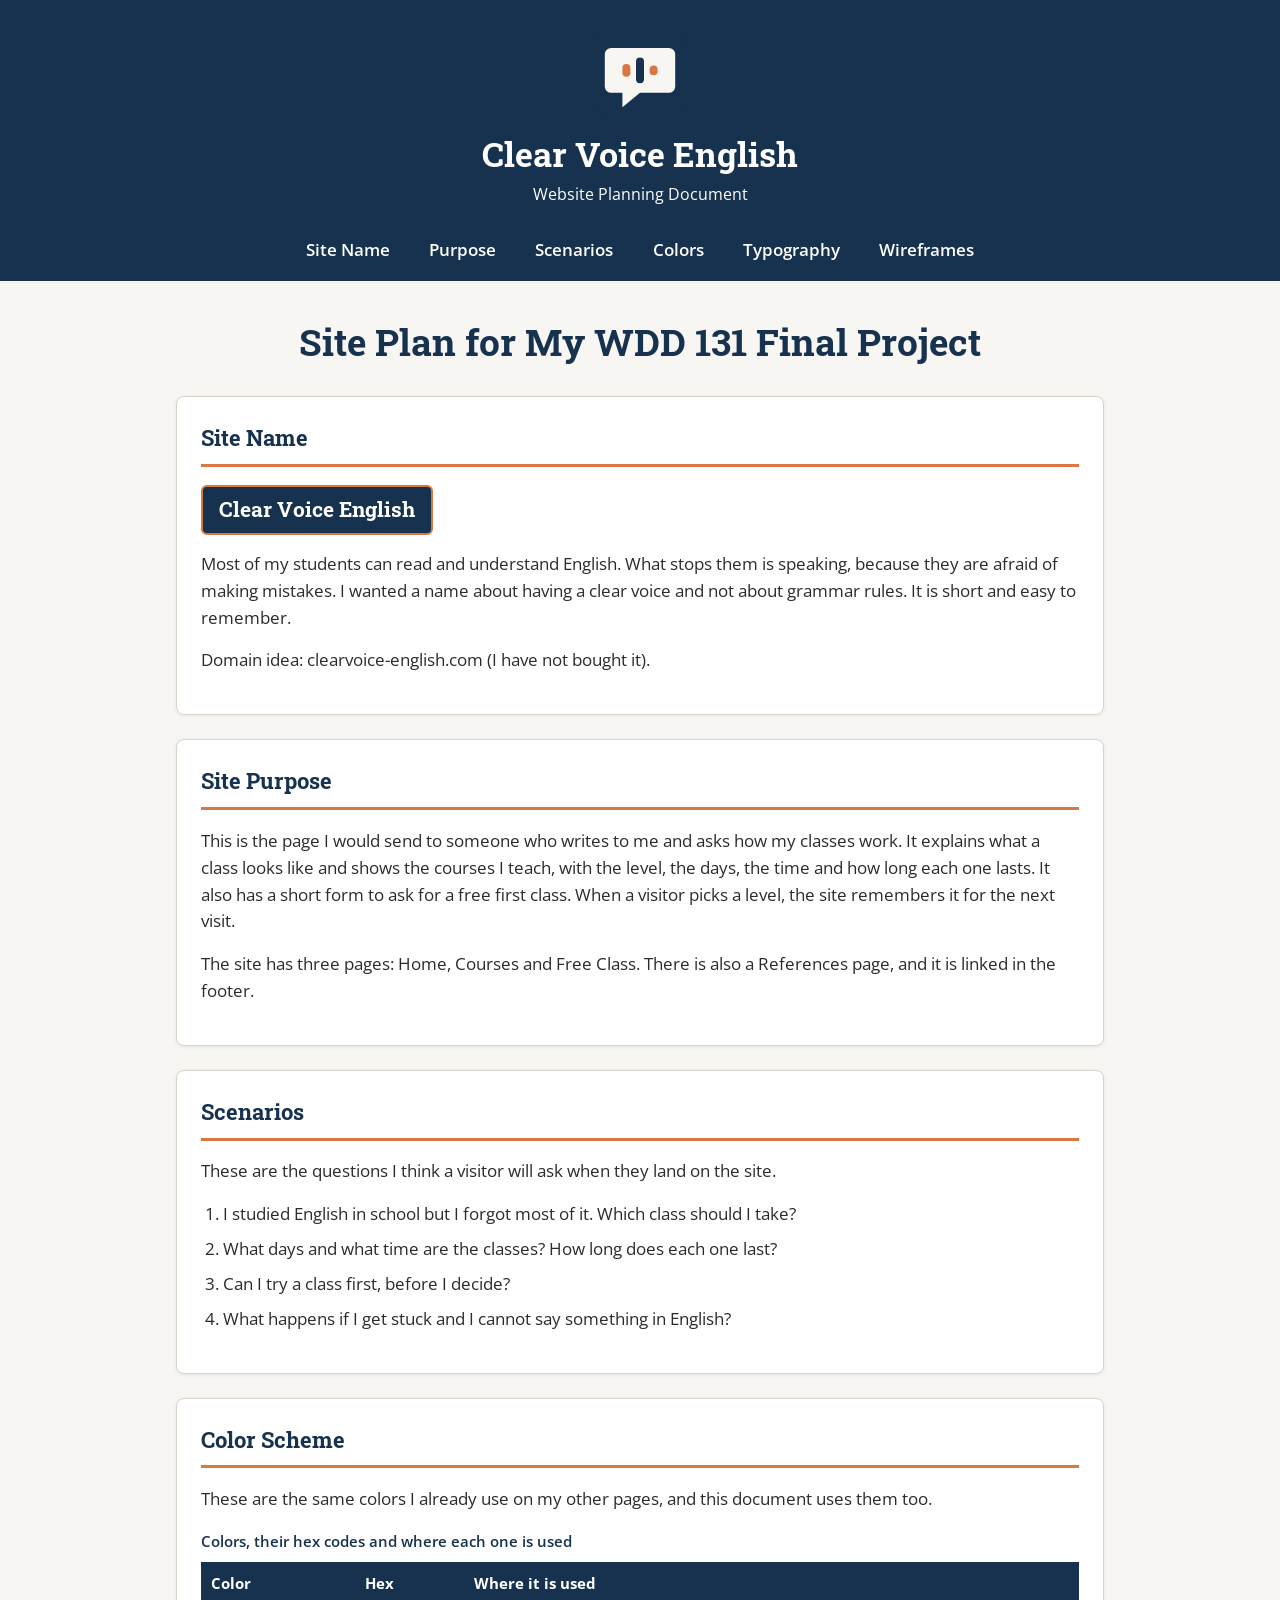
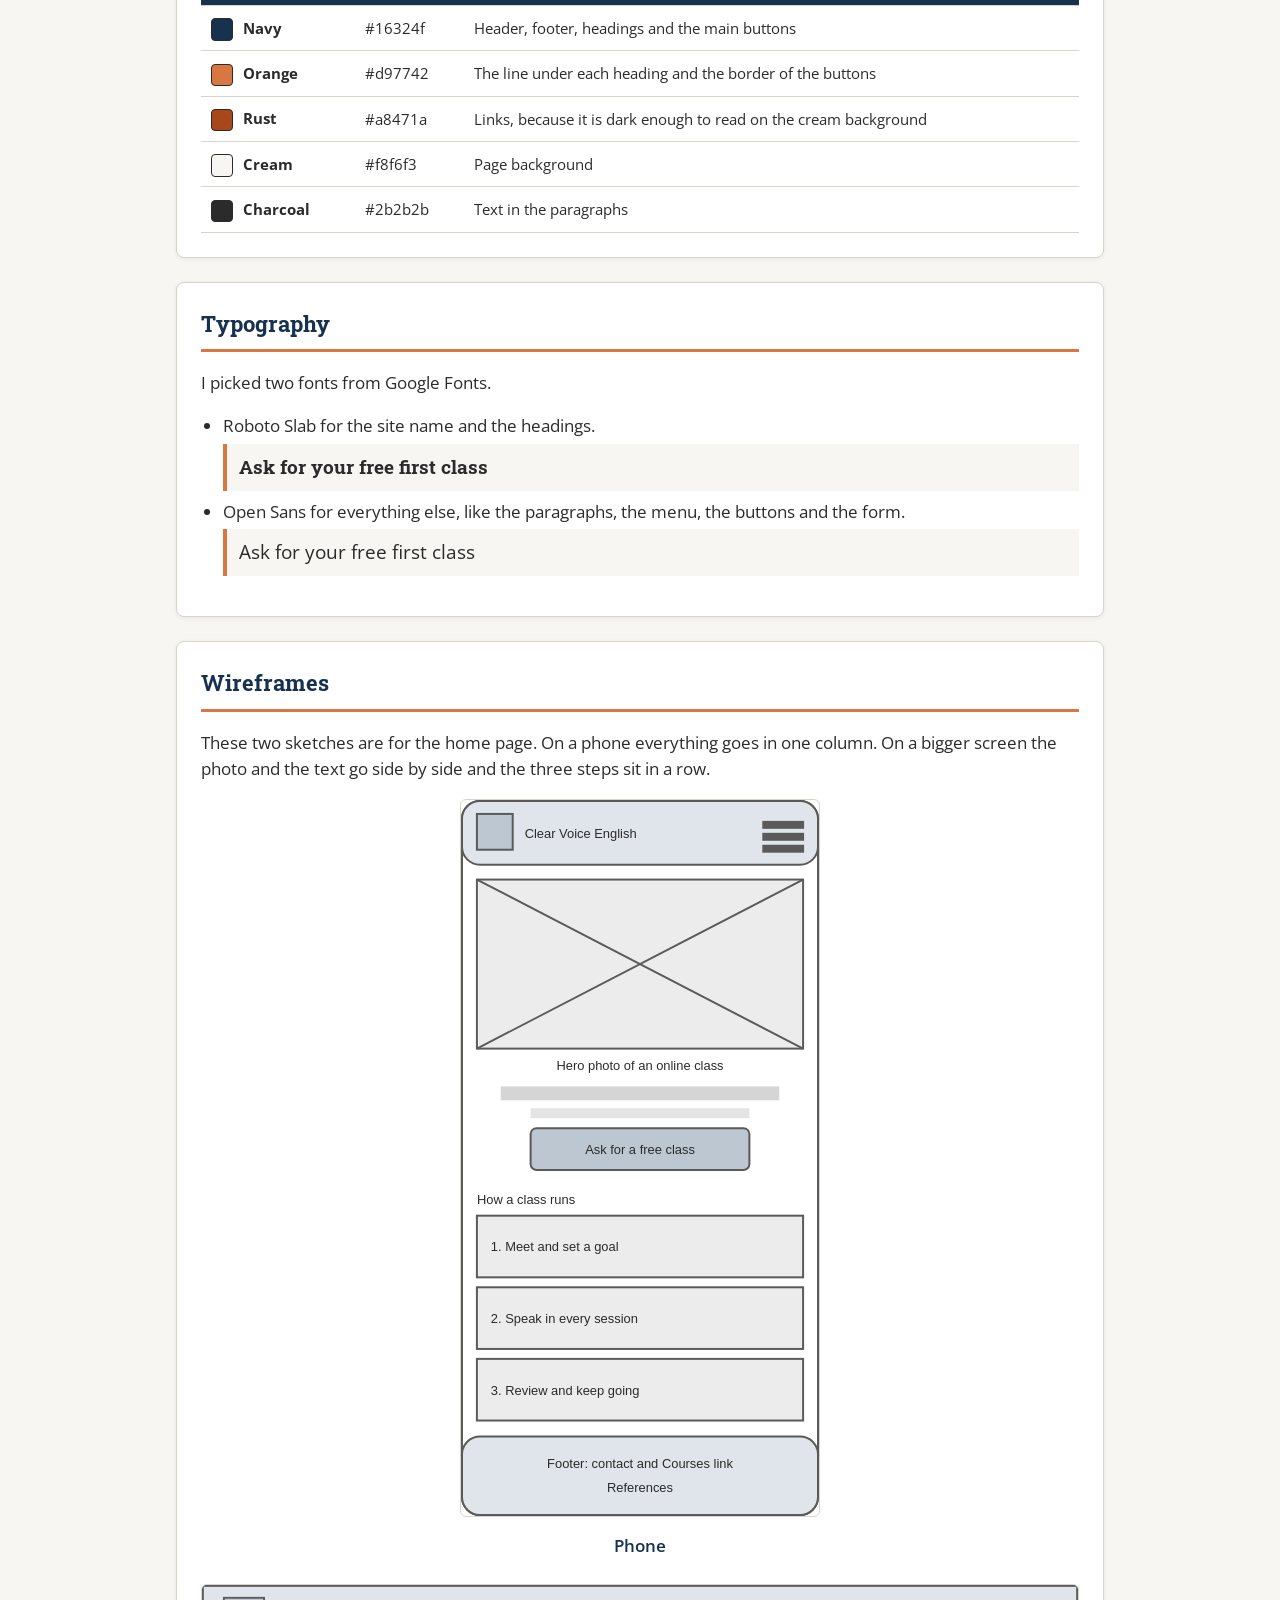
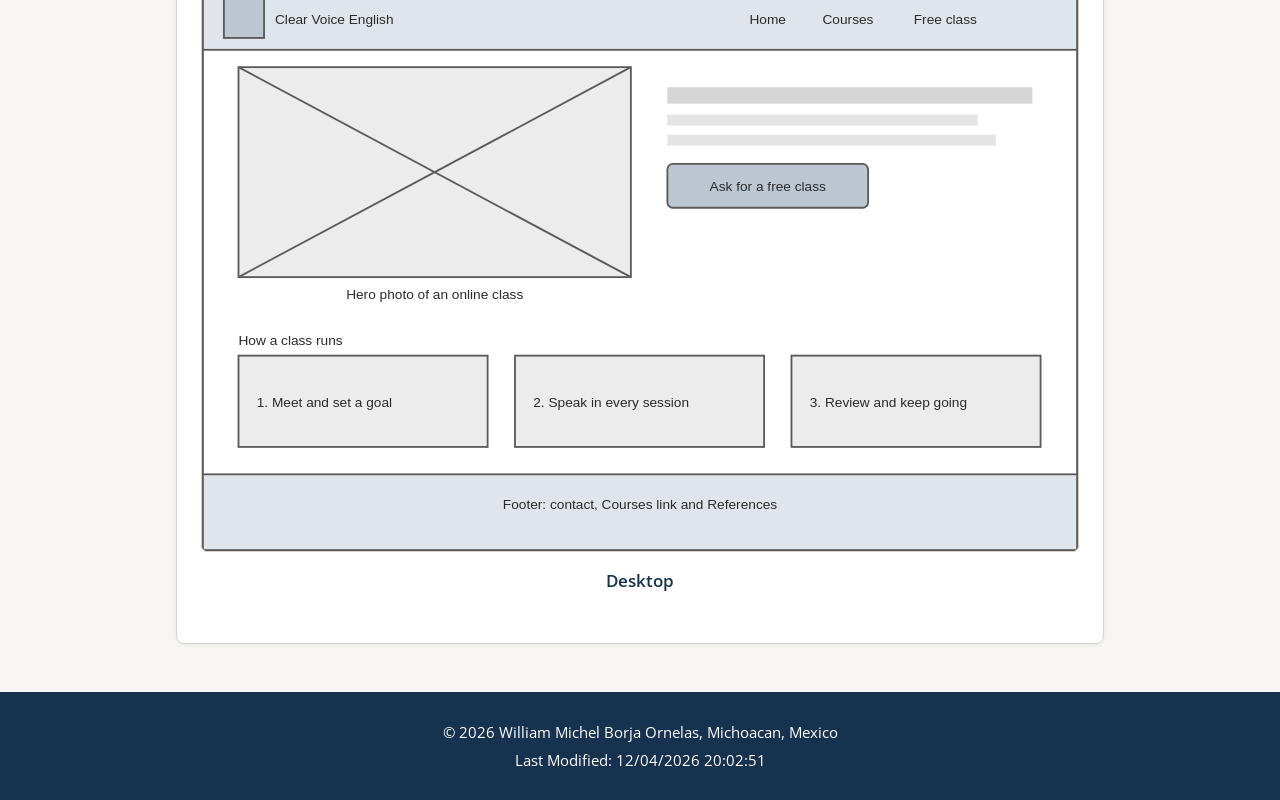
<file: project/siteplan.html>
<!DOCTYPE html>
<html lang="en">

<head>
  <meta charset="utf-8">
  <meta name="viewport" content="width=device-width, initial-scale=1">
  <title>Clear Voice English | Website Planning Document</title>
  <meta name="description"
    content="Site plan for Clear Voice English, my online English classes for adults in Mexico. It covers the purpose, colors, fonts and wireframes.">
  <meta name="author" content="William Michel Borja Ornelas">
  <link rel="preconnect" href="https://fonts.googleapis.com">
  <link rel="preconnect" href="https://fonts.gstatic.com" crossorigin>
  <link
    href="https://fonts.googleapis.com/css2?family=Open+Sans:wght@400;600&family=Roboto+Slab:wght@500;700&display=swap"
    rel="stylesheet">
  <link rel="stylesheet" href="styles/siteplan.css">
  <script src="../scripts/getdates.js" defer></script>
</head>

<body>

  <header>
    <img src="images/logo.svg" alt="Clear Voice English logo" width="96" height="96">
    <p class="site-name">Clear Voice English</p>
    <p class="doc-name">Website Planning Document</p>
    <nav aria-label="Sections of this plan">
      <ul>
        <li><a href="#name">Site Name</a></li>
        <li><a href="#purpose">Purpose</a></li>
        <li><a href="#scenarios">Scenarios</a></li>
        <li><a href="#colors">Colors</a></li>
        <li><a href="#typography">Typography</a></li>
        <li><a href="#wireframes">Wireframes</a></li>
      </ul>
    </nav>
  </header>

  <main>
    <h1>Site Plan for My WDD 131 Final Project</h1>

    <section class="card" id="name">
      <h2>Site Name</h2>
      <p class="highlight">Clear Voice English</p>
      <p>
        Most of my students can read and understand English. What stops them is speaking, because they are afraid of
        making mistakes. I wanted a name about having a clear voice and not about grammar rules. It is short and easy
        to remember.
      </p>
      <p>Domain idea: clearvoice-english.com (I have not bought it).</p>
    </section>

    <section class="card" id="purpose">
      <h2>Site Purpose</h2>
      <p>
        This is the page I would send to someone who writes to me and asks how my classes work. It explains what a
        class looks like and shows the courses I teach, with the level, the days, the time and how long each one
        lasts. It also has a short form to ask for a free first class. When a visitor picks a level, the site
        remembers it for the next visit.
      </p>
      <p>
        The site has three pages: Home, Courses and Free Class. There is also a References page, and it is linked
        in the footer.
      </p>
    </section>

    <section class="card" id="scenarios">
      <h2>Scenarios</h2>
      <p>These are the questions I think a visitor will ask when they land on the site.</p>
      <ol>
        <li>I studied English in school but I forgot most of it. Which class should I take?</li>
        <li>What days and what time are the classes? How long does each one last?</li>
        <li>Can I try a class first, before I decide?</li>
        <li>What happens if I get stuck and I cannot say something in English?</li>
      </ol>
    </section>

    <section class="card" id="colors">
      <h2>Color Scheme</h2>
      <p>
        These are the same colors I already use on my other pages, and this document uses them too.
      </p>
      <table>
        <caption>Colors, their hex codes and where each one is used</caption>
        <thead>
          <tr>
            <th scope="col">Color</th>
            <th scope="col">Hex</th>
            <th scope="col">Where it is used</th>
          </tr>
        </thead>
        <tbody>
          <tr>
            <th scope="row"><span class="swatch swatch-navy"></span> Navy</th>
            <td>#16324f</td>
            <td>Header, footer, headings and the main buttons</td>
          </tr>
          <tr>
            <th scope="row"><span class="swatch swatch-orange"></span> Orange</th>
            <td>#d97742</td>
            <td>The line under each heading and the border of the buttons</td>
          </tr>
          <tr>
            <th scope="row"><span class="swatch swatch-rust"></span> Rust</th>
            <td>#a8471a</td>
            <td>Links, because it is dark enough to read on the cream background</td>
          </tr>
          <tr>
            <th scope="row"><span class="swatch swatch-cream"></span> Cream</th>
            <td>#f8f6f3</td>
            <td>Page background</td>
          </tr>
          <tr>
            <th scope="row"><span class="swatch swatch-ink"></span> Charcoal</th>
            <td>#2b2b2b</td>
            <td>Text in the paragraphs</td>
          </tr>
        </tbody>
      </table>
    </section>

    <section class="card" id="typography">
      <h2>Typography</h2>
      <p>I picked two fonts from Google Fonts.</p>
      <ul>
        <li>
          Roboto Slab for the site name and the headings.
          <span class="sample-slab">Ask for your free first class</span>
        </li>
        <li>
          Open Sans for everything else, like the paragraphs, the menu, the buttons and the form.
          <span class="sample-sans">Ask for your free first class</span>
        </li>
      </ul>
    </section>

    <section class="card" id="wireframes">
      <h2>Wireframes</h2>
      <p>These two sketches are for the home page. On a phone everything goes in one column. On a bigger screen the
        photo and the text go side by side and the three steps sit in a row.</p>
      <figure>
        <img src="images/wireframe-mobile.svg" alt="Wireframe of the home page on a phone" width="360" height="720"
          loading="lazy">
        <figcaption>Phone</figcaption>
      </figure>
      <figure>
        <img src="images/wireframe-desktop.svg" alt="Wireframe of the home page on a desktop screen" width="960"
          height="620" loading="lazy">
        <figcaption>Desktop</figcaption>
      </figure>
    </section>
  </main>

  <footer>
    <p>&copy; <span id="currentyear"></span> William Michel Borja Ornelas, Michoacan, Mexico</p>
    <p id="lastModified"></p>
  </footer>

</body>

</html>
</file>
<file: styles/base.css>
/* WDD 131 - W01 Home Page
   William Michel Borja Ornelas */

:root {
  --navy: #16324f;
  --navy-dark: #0d2136;
  --accent: #d97742;
  --link: #a8471a;
  --page: #f8f6f3;
  --ink: #2b2b2b;
  --line: #d9d3cb;
}

* {
  box-sizing: border-box;
}

body {
  margin: 0;
  background-color: var(--page);
  color: var(--ink);
  font-family: "Open Sans", Verdana, sans-serif;
  font-size: 1.05rem;
  line-height: 1.6;
}

/* ---------- header ---------- */

header {
  background-color: var(--navy);
  padding: 1.5rem 1rem 0;
  text-align: center;
}

header span {
  display: block;
  color: #ffffff;
  font-family: "Roboto Slab", Georgia, serif;
  font-size: 1.6rem;
  font-weight: 700;
  letter-spacing: 0.02em;
  padding-bottom: 1.2rem;
}

nav ul {
  display: flex;
  flex-wrap: wrap;
  justify-content: center;
  gap: 0.25rem;
  margin: 0;
  padding: 0;
  list-style: none;
}

nav a {
  display: block;
  padding: 0.85rem 1.4rem;
  border-bottom: 4px solid var(--navy);
  color: #ffffff;
  text-decoration: none;
  font-weight: 600;
}

nav a:hover,
nav a:focus {
  background-color: var(--navy-dark);
  border-bottom-color: var(--accent);
}

/* ---------- main ---------- */

main {
  display: grid;
  grid-template-columns: 1fr;
  gap: 1.5rem;
  max-width: 960px;
  margin: 0 auto;
  padding: 2rem 1rem 3rem;
}

h1 {
  margin: 0;
  font-family: "Roboto Slab", Georgia, serif;
  font-size: 2.1rem;
  font-weight: 700;
  color: var(--navy);
  text-align: center;
}

.card {
  background-color: #ffffff;
  border: 1px solid var(--line);
  border-radius: 8px;
  padding: 1.5rem;
  box-shadow: 0 1px 4px #16324f14;
}

.card h2 {
  margin-top: 0;
  padding-bottom: 0.5rem;
  border-bottom: 3px solid var(--accent);
  font-family: "Roboto Slab", Georgia, serif;
  font-size: 1.35rem;
  color: var(--navy);
}

.card img {
  display: block;
  width: 100%;
  max-width: 260px;
  height: auto;
  margin: 0 auto 1.25rem;
  border-radius: 6px;
}

.card p {
  margin: 0 0 1rem;
}

.card p:last-child {
  margin-bottom: 0;
}

main a {
  color: var(--link);
  font-weight: 600;
}

main a:hover,
main a:focus {
  text-decoration: none;
  background-color: #fbe9dd;
}

/* ---------- footer ---------- */

footer {
  background-color: var(--navy);
  color: #ffffff;
  padding: 1.5rem 1rem;
  text-align: center;
  font-size: 0.95rem;
}

footer p {
  margin: 0.25rem 0;
}

/* ---------- wider screens ---------- */

@media (min-width: 640px) {
  main {
    grid-template-columns: repeat(2, 1fr);
  }

  h1 {
    grid-column: 1 / -1;
    font-size: 2.6rem;
  }

  .card img {
    max-width: 200px;
  }
}
</file>
<file: project/styles/project.css>
/* WDD 131 - W06 Project: styles shared by every page
   William Michel Borja Ornelas */

:root {
  --navy: #16324f;
  --navy-dark: #0d2136;
  --accent: #d97742;
  --link: #a8471a;
  --page: #f8f6f3;
  --ink: #2b2b2b;
  --line: #d9d3cb;
  --white: #ffffff;
}

* {
  box-sizing: border-box;
}

body {
  margin: 0;
  background-color: var(--page);
  color: var(--ink);
  font-family: "Open Sans", Verdana, sans-serif;
  font-size: 1.05rem;
  line-height: 1.6;
}

/* ---------- header and navigation ---------- */

.site-header {
  background-color: var(--navy);
  padding: 0.75rem 1rem;
}

.header-bar {
  display: flex;
  align-items: center;
  gap: 0.75rem;
  max-width: 64rem;
  margin: 0 auto;
}

.brand {
  display: flex;
  align-items: center;
  gap: 0.6rem;
  margin-right: auto;
  color: var(--white);
  font-weight: 600;
  text-decoration: none;
}

.brand img {
  width: 44px;
  height: 44px;
}

.brand span {
  font-family: "Roboto Slab", Georgia, serif;
  font-size: 1.25rem;
  font-weight: 700;
}

.brand:hover,
.brand:focus {
  background-color: var(--navy-dark);
}

.menu-button {
  background-color: transparent;
  border: 2px solid var(--white);
  border-radius: 6px;
  color: var(--white);
  font-family: inherit;
  font-size: 1.3rem;
  line-height: 1;
  padding: 0.35rem 0.7rem;
  cursor: pointer;
}

.menu-button:hover,
.menu-button:focus {
  border-color: var(--accent);
}

.site-nav ul {
  display: none;
  max-width: 64rem;
  margin: 0.75rem auto 0;
  padding: 0;
  list-style: none;
}

.site-nav.open ul {
  display: block;
}

.site-nav a {
  display: block;
  padding: 0.8rem 0.5rem;
  border-bottom: 3px solid var(--navy);
  color: var(--white);
  font-weight: 600;
  text-decoration: none;
}

.site-nav a:hover,
.site-nav a:focus {
  background-color: var(--navy-dark);
  border-bottom-color: var(--accent);
}

.site-nav a.current {
  border-bottom-color: var(--accent);
}

/* ---------- page shell ---------- */

main {
  max-width: 64rem;
  margin: 0 auto;
  padding: 1.75rem 1rem 3rem;
}

h1 {
  margin: 0 0 0.75rem;
  font-family: "Roboto Slab", Georgia, serif;
  font-size: 1.9rem;
  color: var(--navy);
}

h2 {
  margin-top: 0;
  padding-bottom: 0.4rem;
  border-bottom: 3px solid var(--accent);
  font-family: "Roboto Slab", Georgia, serif;
  font-size: 1.3rem;
  color: var(--navy);
}

h3 {
  margin: 0 0 0.3rem;
  font-family: "Roboto Slab", Georgia, serif;
  font-size: 1.1rem;
  color: var(--navy);
}

p {
  margin: 0 0 1rem;
}

p:last-child {
  margin-bottom: 0;
}

a {
  color: var(--link);
  font-weight: 600;
}

a:hover,
a:focus {
  background-color: #fbe9dd;
  text-decoration: none;
}

section {
  margin-bottom: 1.75rem;
}

section:last-child {
  margin-bottom: 0;
}

.card {
  background-color: var(--white);
  border: 1px solid var(--line);
  border-radius: 8px;
  padding: 1.25rem;
  box-shadow: 0 1px 4px #16324f14;
}

.lead {
  font-size: 1.15rem;
}

.button {
  display: inline-block;
  background-color: var(--navy);
  border: 3px solid var(--accent);
  border-radius: 6px;
  padding: 0.8rem 1.6rem;
  color: var(--white);
  font-weight: 600;
  text-decoration: none;
}

.button:hover,
.button:focus {
  background-color: var(--navy-dark);
  color: var(--white);
}

/* ---------- footer ---------- */

.site-footer {
  background-color: var(--navy);
  color: var(--white);
  padding: 1.5rem 1rem;
  text-align: center;
  font-size: 0.95rem;
}

.site-footer p {
  margin: 0.3rem 0;
}

.site-footer a {
  color: var(--white);
}

.site-footer a:hover,
.site-footer a:focus {
  background-color: var(--navy-dark);
}

/* ---------- tablet and desktop ---------- */

@media (min-width: 40rem) {
  h1 {
    font-size: 2.4rem;
  }

  .card {
    padding: 1.75rem;
  }

  .menu-button {
    display: none;
  }

  .site-nav ul,
  .site-nav.open ul {
    display: flex;
    gap: 0.25rem;
  }

  .site-nav a {
    padding: 0.8rem 1rem;
  }
}
</file>
<file: project/styles/home.css>
/* WDD 131 - W06 Project: home page
   William Michel Borja Ornelas */

.hero img {
  display: block;
  width: 100%;
  max-width: 28rem;
  height: auto;
  margin: 0 auto 1.25rem;
}

.hero .button {
  margin-top: 0.5rem;
}

/* ---------- how a class works ---------- */

.steps {
  margin: 0;
  padding: 0;
  list-style: none;
  counter-reset: step;
}

.steps li {
  position: relative;
  counter-increment: step;
  margin-bottom: 1.25rem;
  padding-left: 3.25rem;
}

.steps li:last-child {
  margin-bottom: 0;
}

.steps li::before {
  content: counter(step);
  position: absolute;
  top: 0;
  left: 0;
  width: 2.4rem;
  height: 2.4rem;
  border-radius: 50%;
  background-color: var(--navy);
  color: var(--white);
  font-family: "Roboto Slab", Georgia, serif;
  font-size: 1.2rem;
  line-height: 2.4rem;
  text-align: center;
}

/* ---------- level picker ---------- */

.picker-buttons {
  display: flex;
  flex-wrap: wrap;
  gap: 0.6rem;
  margin-bottom: 1rem;
}

.level-button {
  flex: 1 1 13rem;
  background-color: var(--white);
  border: 2px solid var(--navy);
  border-radius: 6px;
  padding: 0.7rem 1rem;
  color: var(--navy);
  font-family: inherit;
  font-size: 1rem;
  font-weight: 600;
  cursor: pointer;
}

.level-button:hover,
.level-button:focus {
  background-color: #eef2f6;
}

.level-button.chosen {
  background-color: var(--navy);
  border-color: var(--accent);
  color: var(--white);
}

.picker-result {
  border-left: 5px solid var(--accent);
  background-color: #fdf3ec;
  padding: 0.9rem 1rem;
}

/* ---------- teacher ---------- */

.teacher img {
  display: block;
  width: 100%;
  max-width: 11rem;
  height: auto;
  margin: 0 auto 1rem;
  border-radius: 50%;
}

/* ---------- questions ---------- */

.questions {
  margin: 0;
}

.questions dt {
  color: var(--navy);
  font-weight: 600;
}

.questions dd {
  margin: 0.25rem 0 1rem;
}

.questions dd:last-child {
  margin-bottom: 0;
}

/* ---------- tablet and desktop ---------- */

@media (min-width: 40rem) {
  .hero {
    display: grid;
    grid-template-columns: 1fr 1fr;
    gap: 2rem;
    align-items: center;
  }

  .hero img {
    margin-bottom: 0;
  }

  .steps {
    display: grid;
    grid-template-columns: repeat(3, 1fr);
    gap: 1.5rem;
  }

  .steps li {
    margin-bottom: 0;
  }

  .teacher {
    display: grid;
    grid-template-columns: 11rem 1fr;
    gap: 1.75rem;
    align-items: start;
  }

  .teacher h2 {
    grid-column: 1 / -1;
  }

  .teacher img {
    margin-bottom: 0;
  }
}
</file>
<file: styles/form.css>
/* WDD 131 - W05 Product Review Form
   William Michel Borja Ornelas */

:root {
  --primary: #16324f;
  --primary-dark: #0d2136;
  --accent: #b85a26;
  --page: #f8f6f3;
  --ink: #2b2b2b;
  --line: #d9d3cb;
}

* {
  box-sizing: border-box;
}

body {
  margin: 0;
  background-color: var(--page);
  color: var(--ink);
  font-family: "Open Sans", Verdana, sans-serif;
  font-size: 1.05rem;
  line-height: 1.6;
}

header,
footer {
  background-color: var(--primary);
  color: #ffffff;
  text-align: center;
  padding: 1.25rem 1rem;
}

header h1 {
  margin: 0;
  font-family: "Roboto Slab", Georgia, serif;
  font-size: 2rem;
}

header p {
  margin: 0.25rem 0 0;
}

main {
  max-width: 560px;
  margin: 2rem auto;
  padding: 0 1rem;
}

/* form: one column, labels above their fields */

.review-form {
  display: grid;
  gap: 0.4rem;
  background-color: #ffffff;
  border: 1px solid var(--line);
  border-radius: 8px;
  padding: 1.5rem;
}

.review-form > label,
.review-form legend {
  margin-top: 0.8rem;
  font-weight: 600;
  color: var(--primary);
}

label span,
legend span {
  font-weight: 400;
  color: #5f5f5f;
  font-size: 0.9rem;
}

select,
input[type="date"],
input[type="text"],
textarea {
  width: 100%;
  padding: 0.6rem;
  border: 1px solid #8a8177;
  border-radius: 6px;
  font: inherit;
}

select:focus,
input:focus,
textarea:focus {
  outline: 3px solid var(--accent);
  outline-offset: 1px;
}

.required {
  color: var(--accent);
  font-weight: 700;
}

.form-note {
  margin: 0;
  font-size: 0.9rem;
  color: #5f5f5f;
}

fieldset {
  border: none;
  margin: 0;
  padding: 0;
}

legend {
  padding: 0;
}

/* star rating: the row is reversed so hovering fills the stars to the left */

.rating .stars {
  display: flex;
  flex-direction: row-reverse;
  justify-content: flex-end;
}

.rating input {
  position: absolute;
  opacity: 0;
}

.rating label {
  font-size: 2rem;
  color: #6f675e;
  cursor: pointer;
  padding: 0 0.15rem;
}

.rating input:checked ~ label,
.rating label:hover,
.rating label:hover ~ label {
  color: var(--accent);
}

.rating input:focus-visible + label {
  outline: 3px solid var(--accent);
}

.features {
  display: grid;
  grid-template-columns: auto 1fr;
  gap: 0.3rem 0.6rem;
  align-items: center;
}

.features legend {
  grid-column: 1 / -1;
}

input[type="submit"] {
  margin-top: 1.2rem;
  padding: 0.8rem;
  border: none;
  border-radius: 6px;
  background-color: var(--primary);
  color: #ffffff;
  font: inherit;
  font-weight: 600;
  cursor: pointer;
}

input[type="submit"]:hover,
input[type="submit"]:focus {
  background-color: var(--primary-dark);
}

.confirmation {
  text-align: center;
  font-size: 1.15rem;
}

.confirmation a {
  color: var(--primary);
  font-weight: 600;
}

footer p {
  margin: 0.25rem 0;
  font-size: 0.95rem;
}

/* larger screens: more room around the form */

@media (min-width: 640px) {
  header h1 {
    font-size: 2.4rem;
  }

  main {
    margin: 3rem auto;
  }

  .review-form {
    padding: 2rem 2.5rem;
  }
}
</file>
<file: styles/place.css>
/* WDD 131 - W03 Country Page: Mexico (mobile first)
   William Michel Borja Ornelas */

:root {
  --green: #0b5d3b;
  --green-dark: #063f27;
  --red: #a02128;
  --page: #f8f6f3;
  --ink: #2b2b2b;
  --line: #d9d3cb;
}

* {
  box-sizing: border-box;
}

body {
  margin: 0;
  background-color: var(--page);
  color: var(--ink);
  font-family: "Open Sans", Verdana, sans-serif;
  font-size: 1.05rem;
  line-height: 1.6;
}

/* ---------- header ---------- */

header {
  background-color: var(--green);
  padding: 1.25rem 1rem;
  text-align: center;
}

h1 {
  margin: 0;
  color: #ffffff;
  font-family: "Roboto Slab", Georgia, serif;
  font-size: 2rem;
  letter-spacing: 0.03em;
}

/* ---------- hero ---------- */

.hero img {
  display: block;
  width: 100%;
  height: auto;
}

/* ---------- sections ---------- */

main {
  max-width: 1100px;
  margin: 0 auto;
  padding: 1.5rem 1rem 2.5rem;
}

section {
  background-color: #ffffff;
  border: 1px solid var(--line);
  border-radius: 8px;
  padding: 1.25rem 1.5rem;
  margin-bottom: 1.5rem;
  box-shadow: 0 1px 4px #0b5d3b14;
}

h2 {
  margin: 0 0 0.75rem;
  padding-bottom: 0.4rem;
  border-bottom: 3px solid var(--red);
  font-family: "Roboto Slab", Georgia, serif;
  color: var(--green-dark);
  font-size: 1.4rem;
}

dl {
  margin: 0;
}

dl div {
  display: flex;
  gap: 0.5rem;
  padding: 0.3rem 0;
}

dt {
  font-weight: 700;
  color: var(--green-dark);
}

dd {
  margin: 0;
}

.weather-icon {
  display: block;
  margin: 0.25rem 0 0.5rem;
}

/* ---------- footer ---------- */

footer {
  background-color: var(--green);
  color: #ffffff;
  padding: 1.5rem 1rem;
  text-align: center;
  font-size: 0.95rem;
}

footer p {
  margin: 0.25rem 0;
}

.attribution {
  font-size: 0.8rem;
  opacity: 0.85;
}

/* ---------- wider screens ---------- */

@media (min-width: 640px) {
  main {
    position: relative;
    display: grid;
    grid-template-columns: 1fr 1fr;
    gap: 1.5rem;
    margin-top: -4.5rem;
  }

  section {
    margin-bottom: 0;
  }

  h1 {
    font-size: 2.6rem;
  }

  /* in wide view the icon image hides and an emoji follows the heading */

  .weather-icon {
    display: none;
  }

  .weather h2::after {
    content: " \26C5";
  }
}
</file>
<file: styles/temples.css>
/* WDD 131 - W02 Picture Album (mobile first)
   William Michel Borja Ornelas */

:root {
  --navy: #16324f;
  --navy-dark: #0d2136;
  --accent: #d97742;
  --page: #f8f6f3;
  --ink: #2b2b2b;
  --line: #d9d3cb;
}

* {
  box-sizing: border-box;
}

body {
  margin: 0;
  background-color: var(--page);
  color: var(--ink);
  font-family: "Open Sans", Verdana, sans-serif;
  font-size: 1.05rem;
  line-height: 1.6;
}

/* ---------- header ---------- */

header {
  position: relative;
  background-color: var(--navy);
  padding: 1.25rem 1rem 1rem;
  text-align: center;
}

#album-title {
  display: block;
  color: #ffffff;
  font-family: "Roboto Slab", Georgia, serif;
  font-size: 1.6rem;
  font-weight: 700;
  letter-spacing: 0.02em;
}

/* hamburger button: visible in mobile view */

#menu-button {
  position: absolute;
  top: 1.1rem;
  right: 1rem;
  border: none;
  background: none;
  color: #ffffff;
  font-size: 1.8rem;
  line-height: 1;
  cursor: pointer;
  padding: 0.2rem 0.4rem;
}

#menu-button::before {
  content: "\2630"; /* hamburger */
}

.open #menu-button::before {
  content: "\2715"; /* X */
}

/* navigation: hidden in mobile until the button opens it */

nav {
  display: none;
}

.open nav {
  display: block;
}

nav ul {
  display: flex;
  flex-direction: column;
  margin: 1rem 0 0;
  padding: 0;
  list-style: none;
}

nav a {
  display: block;
  padding: 0.85rem 1.4rem;
  border-bottom: 4px solid var(--navy);
  color: #ffffff;
  text-decoration: none;
  font-weight: 600;
}

nav a:hover,
nav a:focus {
  background-color: var(--navy-dark);
  border-bottom-color: var(--accent);
}

/* ---------- main ---------- */

main {
  max-width: 1200px;
  margin: 0 auto;
  padding: 2rem 1rem 3rem;
}

h1 {
  margin: 0 0 1.5rem;
  font-family: "Roboto Slab", Georgia, serif;
  font-size: 2rem;
  font-weight: 700;
  color: var(--navy);
  text-align: center;
}

/* figures: grid, one column on mobile */

.album {
  display: grid;
  grid-template-columns: 1fr;
  gap: 1.5rem;
}

figure {
  margin: 0;
  background-color: #ffffff;
  border: 1px solid var(--line);
  border-radius: 8px;
  padding: 1rem;
  text-align: center;
  box-shadow: 0 1px 4px #16324f14;
}

figure img {
  width: 100%;
  height: auto;
  border-radius: 6px;
}

figcaption {
  padding-top: 0.6rem;
  font-weight: 600;
  color: var(--navy);
}

/* ---------- footer ---------- */

footer {
  background-color: var(--navy);
  color: #ffffff;
  padding: 1.5rem 1rem;
  text-align: center;
  font-size: 0.95rem;
}

footer p {
  margin: 0.25rem 0;
}
</file>
<file: styles/temples-large.css>
/* WDD 131 - W02 Picture Album (larger views)
   William Michel Borja Ornelas */

@media (min-width: 640px) {

  /* the hamburger disappears and the menu is always visible */

  #menu-button {
    display: none;
  }

  nav {
    display: block;
  }

  nav ul {
    flex-direction: row;
    flex-wrap: wrap;
    justify-content: center;
    gap: 0.25rem;
    margin-top: 0.75rem;
  }

  h1 {
    font-size: 2.6rem;
  }

  .album {
    grid-template-columns: repeat(2, 1fr);
  }
}

@media (min-width: 960px) {
  .album {
    grid-template-columns: repeat(3, 1fr);
  }
}
</file>
<file: project/styles/confirmation.css>
/* WDD 131 - W06 Project: confirmation page
   William Michel Borja Ornelas */

.summary {
  margin: 0 0 1.25rem;
  border-top: 1px solid var(--line);
  padding-top: 0.9rem;
}

.summary dt {
  float: left;
  clear: left;
  width: 9rem;
  color: var(--navy);
  font-weight: 600;
}

.summary dd {
  margin: 0 0 0.4rem 9rem;
}

.count-note {
  border-left: 5px solid var(--accent);
  background-color: #fdf3ec;
  padding: 0.9rem 1rem;
  margin-bottom: 1.25rem;
}
</file>
<file: project/styles/courses.css>
/* WDD 131 - W06 Project: courses page
   William Michel Borja Ornelas */

.filter-bar {
  display: flex;
  flex-wrap: wrap;
  gap: 0.6rem;
  margin-bottom: 1rem;
}

.filter-button {
  background-color: var(--white);
  border: 2px solid var(--navy);
  border-radius: 6px;
  padding: 0.6rem 1.1rem;
  color: var(--navy);
  font-family: inherit;
  font-size: 1rem;
  font-weight: 600;
  cursor: pointer;
}

.filter-button:hover,
.filter-button:focus {
  background-color: #eef2f6;
}

.filter-button.chosen {
  background-color: var(--navy);
  border-color: var(--accent);
  color: var(--white);
}

.result-count {
  font-weight: 600;
}

/* ---------- course cards ---------- */

.course-list {
  display: grid;
  grid-template-columns: 1fr;
  gap: 1.25rem;
  margin: 0;
  padding: 0;
  list-style: none;
}

.course {
  display: flex;
  flex-direction: column;
  background-color: var(--white);
  border: 1px solid var(--line);
  border-radius: 8px;
  padding: 1.25rem;
  box-shadow: 0 1px 4px #16324f14;
}

.course img {
  display: block;
  width: 72px;
  height: 72px;
  margin-bottom: 0.75rem;
}

.course h3 {
  font-size: 1.2rem;
}

.level-tag {
  align-self: flex-start;
  margin-bottom: 0.75rem;
  border: 2px solid var(--accent);
  border-radius: 999px;
  padding: 0.1rem 0.8rem;
  color: var(--navy);
  font-size: 0.85rem;
  font-weight: 600;
  text-transform: uppercase;
  letter-spacing: 0.04em;
}

.course-facts {
  margin: 0 0 0.9rem;
  border-top: 1px solid var(--line);
  padding-top: 0.75rem;
  font-size: 0.98rem;
}

.course-facts dt {
  float: left;
  clear: left;
  width: 6.5rem;
  color: var(--navy);
  font-weight: 600;
}

.course-facts dd {
  margin: 0 0 0.3rem 6.5rem;
}

.topics {
  margin: 0;
  padding-left: 1.2rem;
}

/* ---------- weekly schedule ---------- */

.schedule {
  width: 100%;
  border-collapse: collapse;
  font-size: 0.98rem;
}

.schedule caption {
  margin-bottom: 0.6rem;
  color: var(--navy);
  font-weight: 600;
  text-align: left;
}

.schedule th,
.schedule td {
  border: 1px solid var(--line);
  padding: 0.55rem 0.7rem;
  text-align: left;
}

.schedule thead th {
  background-color: var(--navy);
  color: var(--white);
}

.schedule tbody th {
  background-color: #eef2f6;
  color: var(--navy);
}

/* ---------- tablet and desktop ---------- */

@media (min-width: 40rem) {
  .course-list {
    grid-template-columns: repeat(2, 1fr);
  }
}

@media (min-width: 60rem) {
  .course-list {
    grid-template-columns: repeat(3, 1fr);
  }
}
</file>
<file: project/styles/free-class.css>
/* WDD 131 - W06 Project: free class form
   William Michel Borja Ornelas */

.class-form label {
  display: block;
  margin-bottom: 0.3rem;
  color: var(--navy);
  font-weight: 600;
}

.class-form input[type="text"],
.class-form input[type="email"],
.class-form input[type="tel"],
.class-form input[type="date"],
.class-form select,
.class-form textarea {
  display: block;
  width: 100%;
  margin-bottom: 1.1rem;
  background-color: var(--white);
  border: 1px solid #8a8378;
  border-radius: 6px;
  padding: 0.6rem 0.7rem;
  color: var(--ink);
  font-family: inherit;
  font-size: 1rem;
}

.class-form input:focus,
.class-form select:focus,
.class-form textarea:focus {
  border-color: var(--navy);
  outline: 3px solid var(--accent);
}

.class-form fieldset {
  margin: 0 0 1.1rem;
  border: 1px solid var(--line);
  border-radius: 6px;
  padding: 0.9rem 1rem;
}

.class-form legend {
  padding: 0 0.4rem;
  color: var(--navy);
  font-weight: 600;
}

.choice {
  display: flex;
  align-items: center;
  gap: 0.6rem;
  margin-bottom: 0.45rem;
}

.choice:last-child {
  margin-bottom: 0;
}

.choice input {
  width: 1.15rem;
  height: 1.15rem;
  margin: 0;
}

.choice label {
  margin-bottom: 0;
  font-weight: 400;
}

.required {
  color: #a8471a;
  font-weight: 700;
}

.form-note {
  margin-bottom: 1.25rem;
  font-size: 0.95rem;
}

.form-hint {
  border-left: 5px solid var(--accent);
  background-color: #fdf3ec;
  padding: 0.8rem 1rem;
  margin-bottom: 1.1rem;
}

.submit-button {
  width: 100%;
  background-color: var(--navy);
  border: 3px solid var(--accent);
  border-radius: 6px;
  padding: 0.85rem 1.6rem;
  color: var(--white);
  font-family: inherit;
  font-size: 1.05rem;
  font-weight: 600;
  cursor: pointer;
}

.submit-button:hover,
.submit-button:focus {
  background-color: var(--navy-dark);
}

/* ---------- tablet and desktop ---------- */

@media (min-width: 40rem) {
  .choices {
    display: grid;
    grid-template-columns: repeat(2, 1fr);
    gap: 0.25rem 1.5rem;
  }

  .submit-button {
    width: auto;
  }
}
</file>
<file: project/styles/siteplan.css>
/* WDD 131 - W05 Project: Website Planning Document
   William Michel Borja Ornelas */

:root {
  --navy: #16324f;
  --navy-dark: #0d2136;
  --accent: #d97742;
  --link: #a8471a;
  --page: #f8f6f3;
  --ink: #2b2b2b;
  --line: #d9d3cb;
}

* {
  box-sizing: border-box;
}

body {
  margin: 0;
  background-color: var(--page);
  color: var(--ink);
  font-family: "Open Sans", Verdana, sans-serif;
  font-size: 1.05rem;
  line-height: 1.6;
}

/* ---------- header ---------- */

header {
  background-color: var(--navy);
  padding: 1.5rem 1rem 0;
  text-align: center;
}

header img {
  display: block;
  margin: 0 auto 0.5rem;
  width: 96px;
  height: auto;
}

.site-name {
  margin: 0;
  color: #ffffff;
  font-family: "Roboto Slab", Georgia, serif;
  font-size: 1.8rem;
  font-weight: 700;
}

.doc-name {
  margin: 0 0 1rem;
  color: #ffffff;
  font-size: 1rem;
}

nav ul {
  display: flex;
  flex-wrap: wrap;
  justify-content: center;
  gap: 0.25rem;
  margin: 0;
  padding: 0;
  list-style: none;
}

nav a {
  display: block;
  padding: 0.85rem 1.1rem;
  border-bottom: 4px solid var(--navy);
  color: #ffffff;
  text-decoration: none;
  font-weight: 600;
}

nav a:hover,
nav a:focus {
  background-color: var(--navy-dark);
  border-bottom-color: var(--accent);
}

/* ---------- main ---------- */

main {
  display: grid;
  grid-template-columns: 1fr;
  gap: 1.5rem;
  max-width: 960px;
  margin: 0 auto;
  padding: 2rem 1rem 3rem;
}

h1 {
  margin: 0;
  font-family: "Roboto Slab", Georgia, serif;
  font-size: 1.9rem;
  font-weight: 700;
  color: var(--navy);
  text-align: center;
}

.card {
  background-color: #ffffff;
  border: 1px solid var(--line);
  border-radius: 8px;
  padding: 1.5rem;
  box-shadow: 0 1px 4px #16324f14;
}

.card h2 {
  margin-top: 0;
  padding-bottom: 0.5rem;
  border-bottom: 3px solid var(--accent);
  font-family: "Roboto Slab", Georgia, serif;
  font-size: 1.35rem;
  color: var(--navy);
}

.card p {
  margin: 0 0 1rem;
}

.card ul,
.card ol {
  margin: 0 0 1rem;
  padding-left: 1.4rem;
}

.card li {
  margin-bottom: 0.5rem;
}

.card .highlight {
  display: inline-block;
  padding: 0.4rem 1rem;
  border: 2px solid var(--accent);
  border-radius: 6px;
  background-color: var(--navy);
  color: #ffffff;
  font-family: "Roboto Slab", Georgia, serif;
  font-size: 1.3rem;
  font-weight: 700;
}

/* ---------- colors table ---------- */

table {
  width: 100%;
  border-collapse: collapse;
  font-size: 0.95rem;
}

caption {
  padding-bottom: 0.5rem;
  color: var(--navy);
  font-weight: 600;
  text-align: left;
}

th,
td {
  padding: 0.6rem;
  border-bottom: 1px solid var(--line);
  text-align: left;
  vertical-align: middle;
}

thead th {
  background-color: var(--navy);
  color: #ffffff;
}

.swatch {
  display: inline-block;
  width: 1.4rem;
  height: 1.4rem;
  margin-right: 0.4rem;
  border: 1px solid var(--ink);
  border-radius: 4px;
  vertical-align: middle;
}

.swatch-navy {
  background-color: var(--navy);
}

.swatch-orange {
  background-color: var(--accent);
}

.swatch-rust {
  background-color: var(--link);
}

.swatch-cream {
  background-color: var(--page);
}

.swatch-ink {
  background-color: var(--ink);
}

/* ---------- typography samples ---------- */

.sample-slab,
.sample-sans {
  display: block;
  margin-top: 0.25rem;
  padding: 0.5rem 0.75rem;
  border-left: 4px solid var(--accent);
  background-color: var(--page);
  font-size: 1.2rem;
}

.sample-slab {
  font-family: "Roboto Slab", Georgia, serif;
  font-weight: 700;
}

.sample-sans {
  font-family: "Open Sans", Verdana, sans-serif;
}

/* ---------- wireframes ---------- */

figure {
  margin: 0 0 1.5rem;
  text-align: center;
}

figure img {
  max-width: 100%;
  height: auto;
  border: 1px solid var(--line);
  border-radius: 6px;
}

figcaption {
  margin-top: 0.5rem;
  color: var(--navy);
  font-weight: 600;
}

/* ---------- footer ---------- */

footer {
  background-color: var(--navy);
  color: #ffffff;
  padding: 1.5rem 1rem;
  text-align: center;
  font-size: 0.95rem;
}

footer p {
  margin: 0.25rem 0;
}

/* ---------- wider screens ---------- */

@media (min-width: 640px) {
  h1 {
    font-size: 2.3rem;
  }

  .site-name {
    font-size: 2.1rem;
  }
}
</file>
